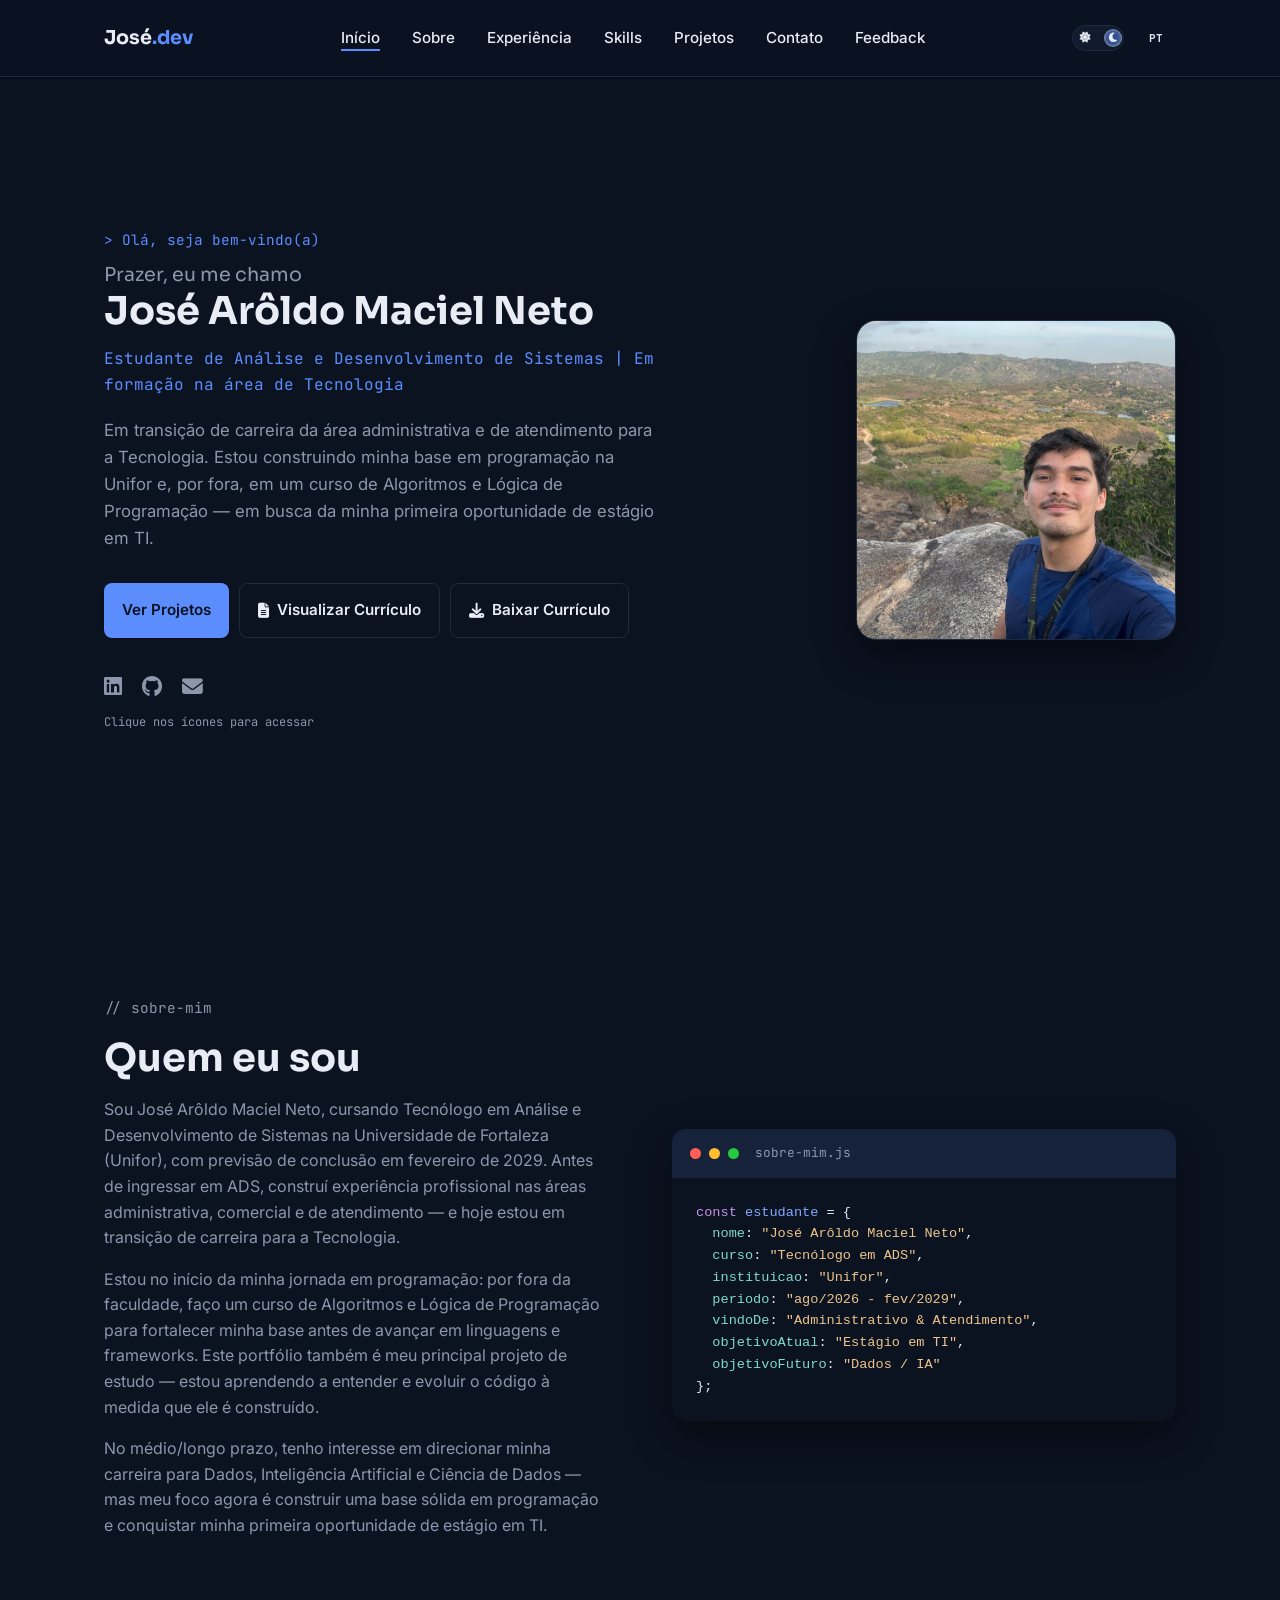
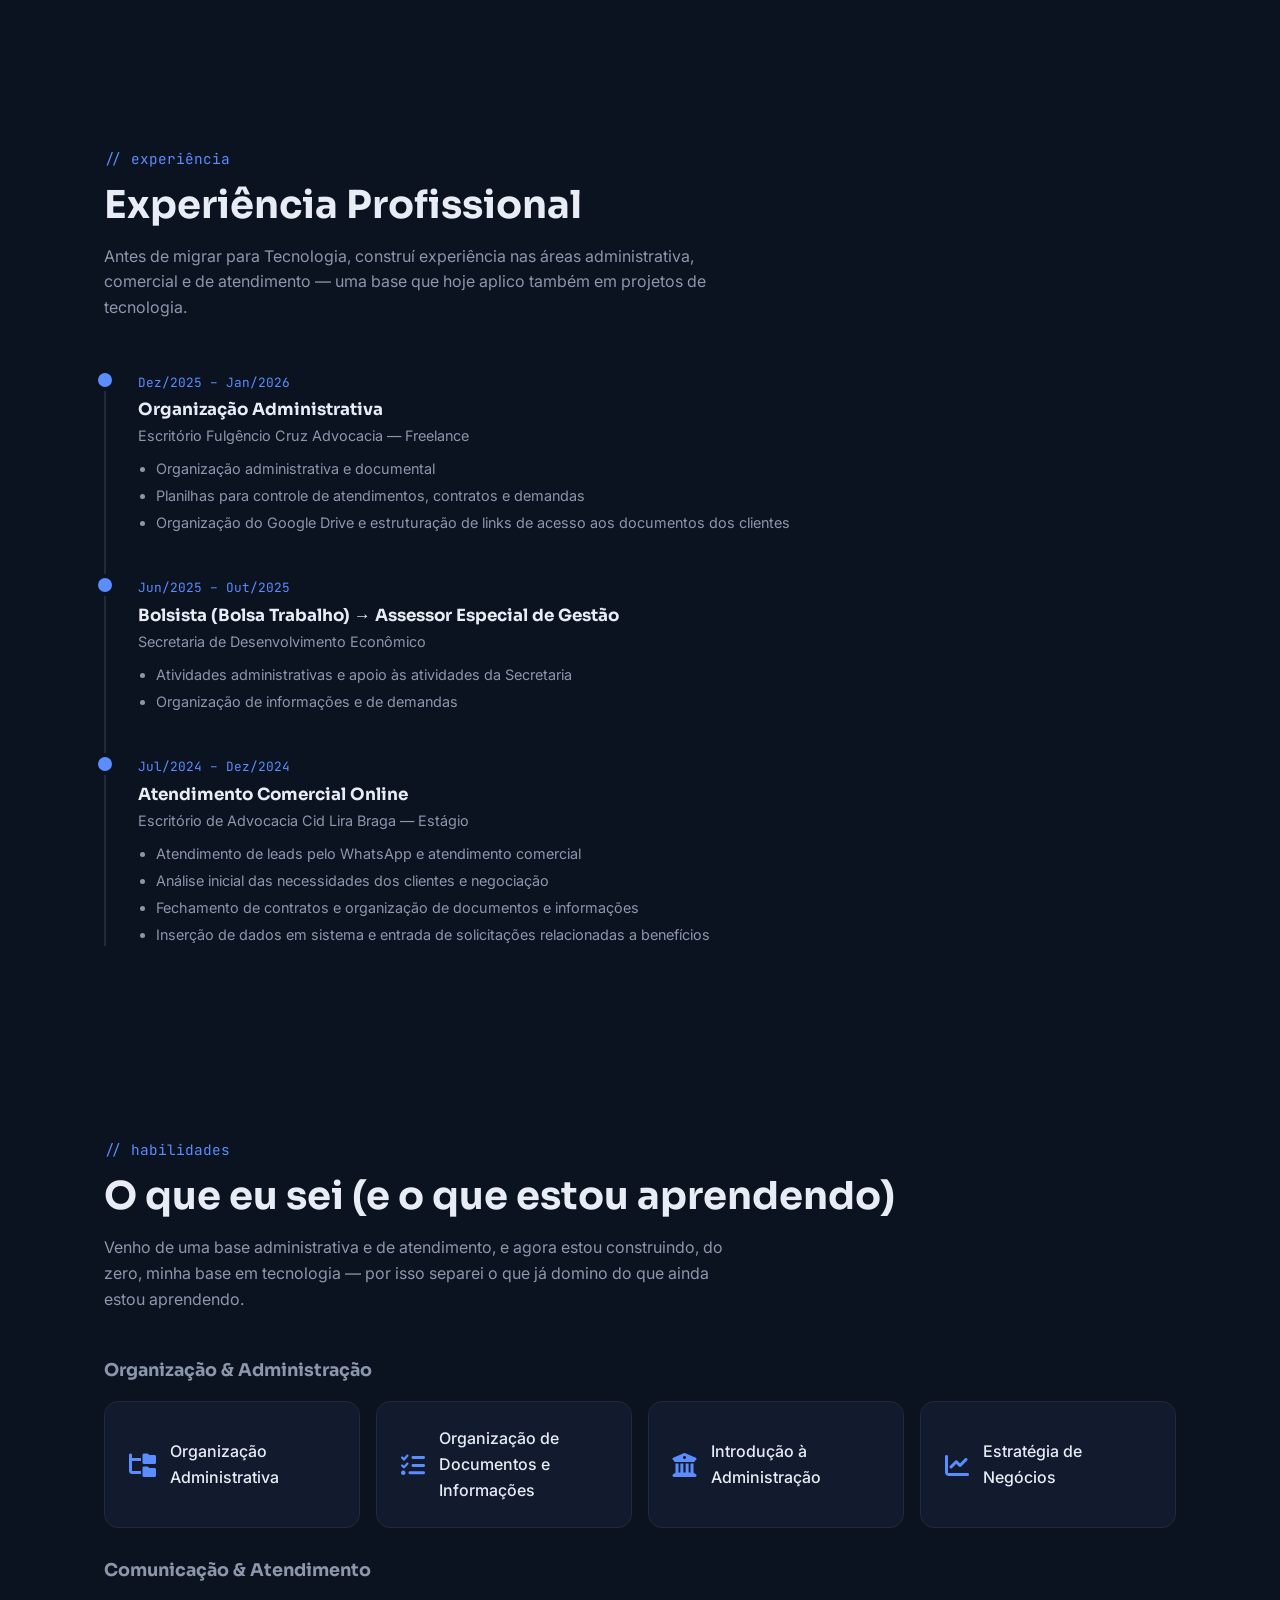
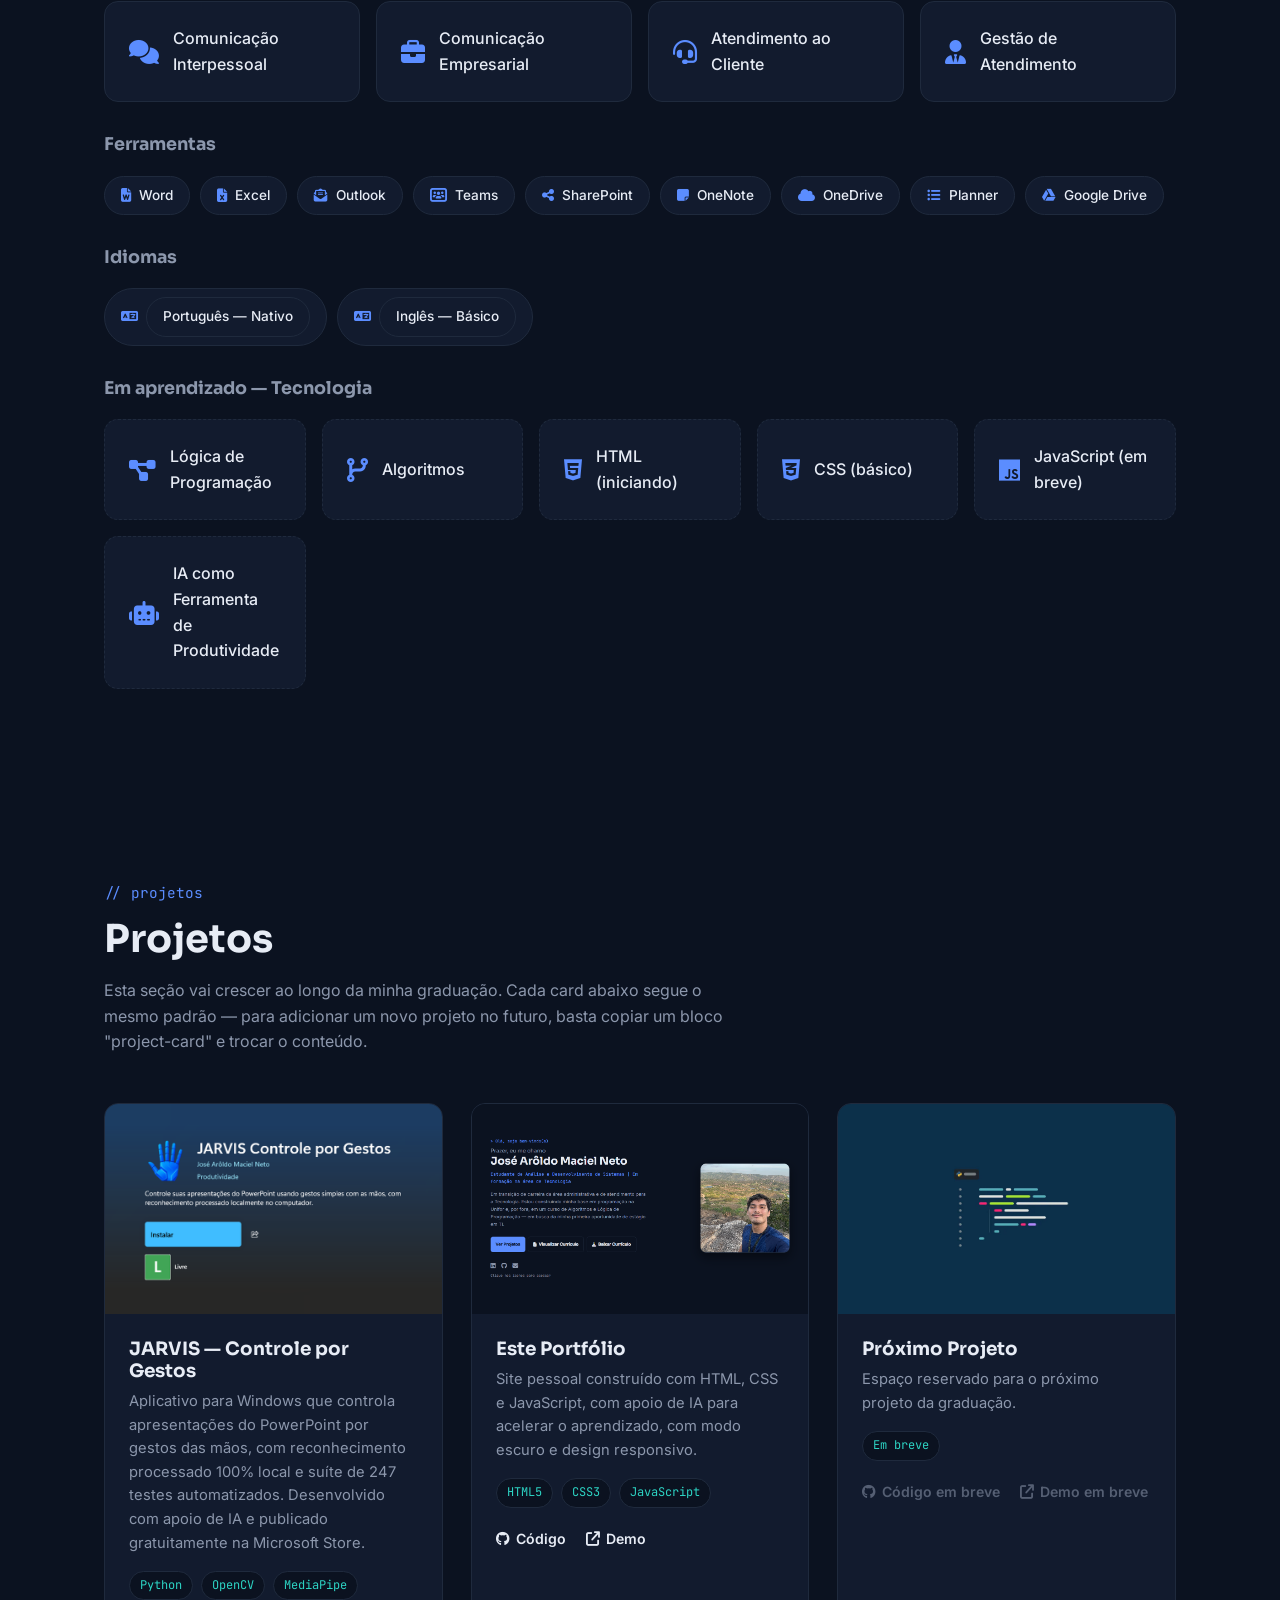
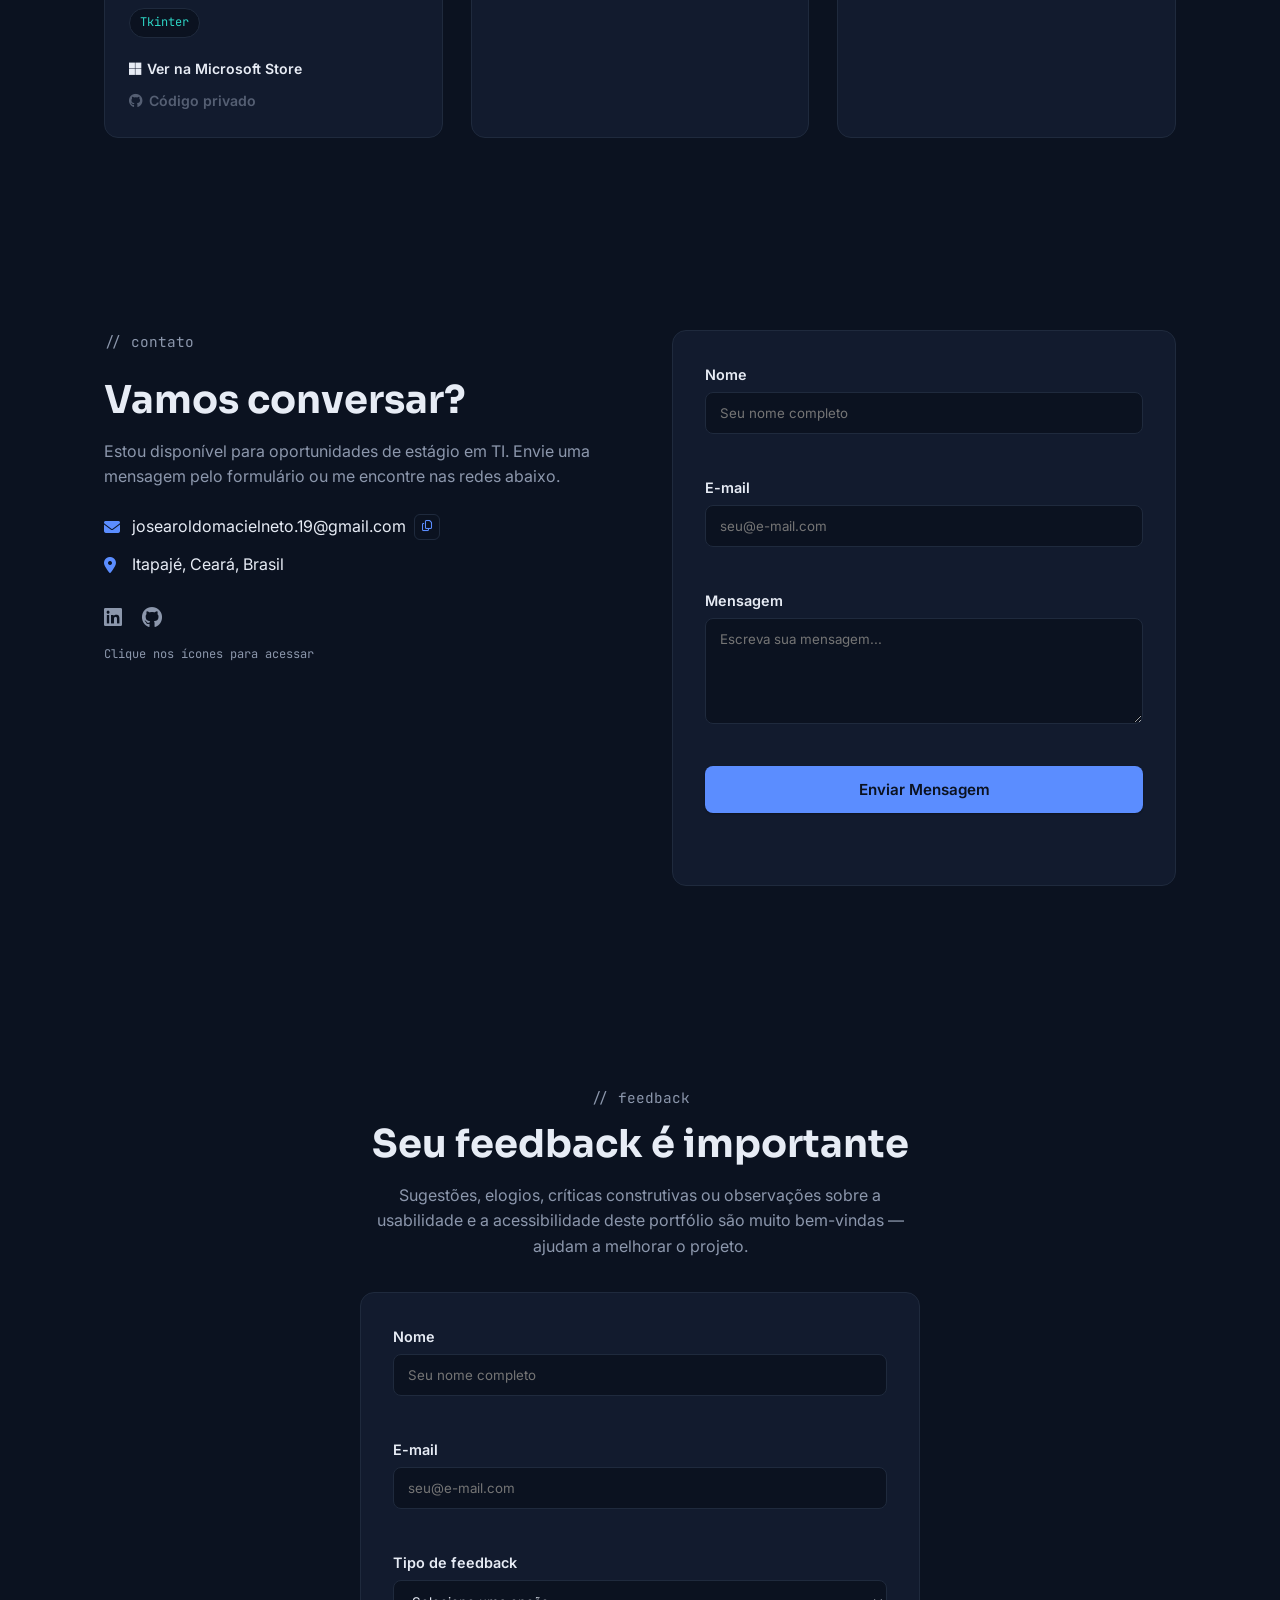
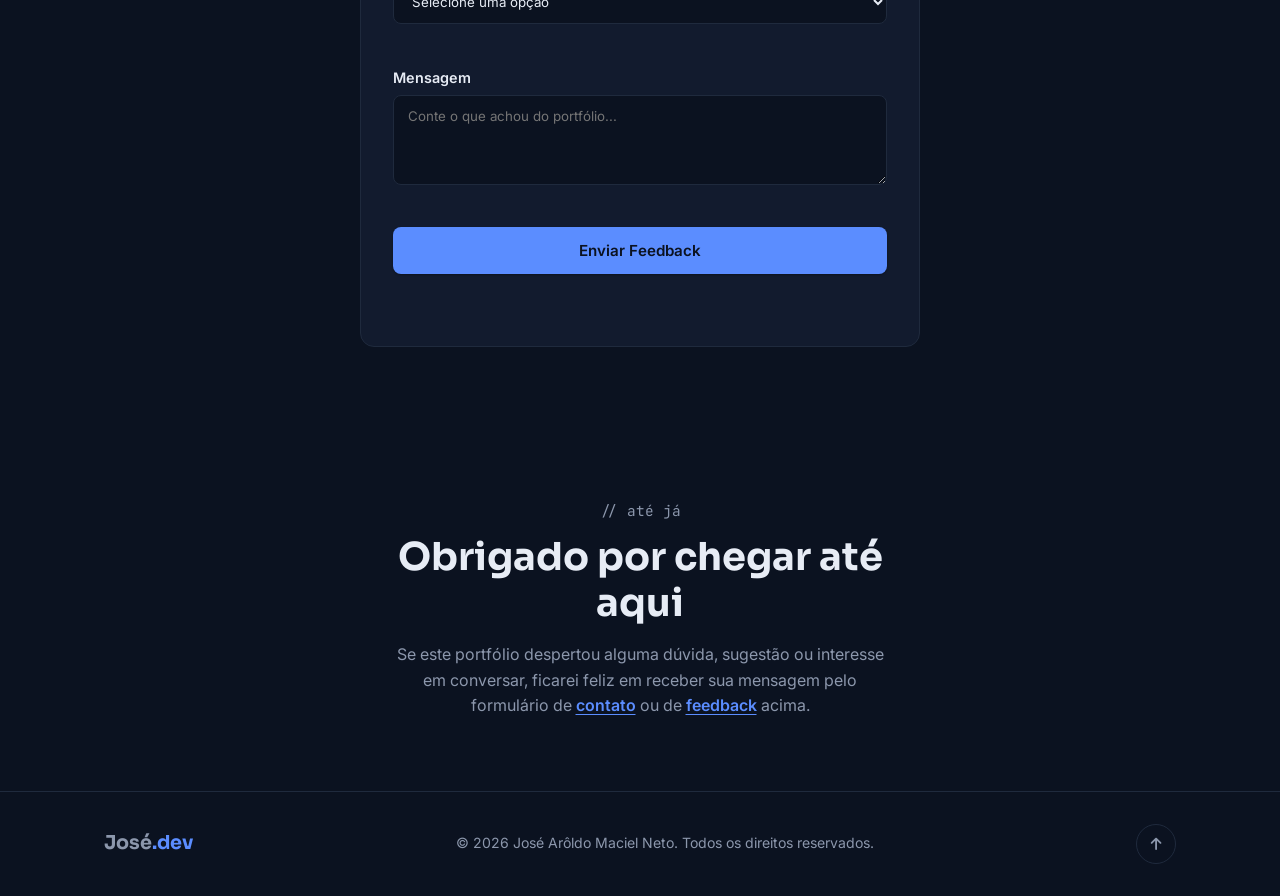
<file: index.html>
<!DOCTYPE html>
<!--
  ============================================================
  index.html — PÁGINA EM PORTUGUÊS DO PORTFÓLIO
  ============================================================
  Este é o HTML da versão em português do site (a URL "/", a raiz).
  A versão em inglês é o arquivo en/index.html — mesma estrutura,
  textos diferentes (ver explicação sobre js/i18n.js mais abaixo).

  ------------------------------------------------------------
  MAPA GERAL DO PROJETO
  ------------------------------------------------------------
  index.html          → ESTE arquivo (conteúdo em português)
  en/index.html        → versão em inglês (mesma estrutura de HTML)
  css/style.css        → cores, tipografia e layout "base" (desktop)
  css/responsive.css   → ajustes de layout para tablet/celular
  js/script.js          → toda a interatividade (menu, formulários,
                           tema, animações etc.)
  js/i18n.js           → dicionário de textos e lógica do botão PT/EN
  assets/img/          → imagens, ícones e favicons
  assets/docs/         → o PDF do currículo
  manifest.webmanifest → metadados básicos para "adicionar à tela
                           inicial" no celular
  robots.txt / sitemap.xml → arquivos de SEO técnico (fora da pasta
                           deste HTML, ficam na raiz do site)

  ------------------------------------------------------------
  CONCEITOS BÁSICOS DE HTML USADOS NESTE ARQUIVO
  ------------------------------------------------------------
  <!DOCTYPE html>  → a primeiríssima linha de qualquer página HTML
  moderna; avisa o navegador para usar as regras "modernas" de
  interpretação do HTML5 (sem isso, navegadores antigos podem
  renderizar a página de forma inconsistente).

  <html lang="pt-BR">  → o atributo `lang` diz aos leitores de tela e
  aos mecanismos de busca em que idioma o CONTEÚDO da página está
  escrito (diferente do idioma da interface do navegador). Repare
  que este mesmo atributo é o que muda a versão em inglês para
  `lang="en"` — é uma das poucas coisas que DIFERE de fato entre os
  dois arquivos HTML.

  <head> vs <body>  → tudo dentro de `<head>` é METADADO: informação
  SOBRE a página (título, descrição, links para CSS/fontes, scripts
  de terceiros) que não aparece diretamente na tela. Tudo dentro de
  `<body>`, mais abaixo neste arquivo, é o CONTEÚDO visível de
  verdade (o que a pessoa vê e interage).

  <meta>  → tag que declara um metadado (não tem conteúdo/texto
  próprio, só atributos). Ex.: `<meta charset="UTF-8">` diz ao
  navegador qual codificação de caracteres usar (para acentos e
  "ç" aparecerem certos); `<meta name="description" ...>` é o texto
  que aparece embaixo do link nos resultados do Google.

  <link>  → conecta um recurso EXTERNO à página, sem inserir
  conteúdo visível diretamente. `rel="stylesheet"` carrega um CSS;
  `rel="icon"` define o favicon; `rel="canonical"`/`rel="alternate"`
  são sinais de SEO (explicados nos comentários ao lado de cada um,
  logo abaixo).

  <script>  → insere ou carrega JavaScript. Pode ter um `src="..."`
  (carrega um arquivo .js externo, como js/script.js) ou conter
  código diretamente entre as tags (como o do Google Analytics
  logo abaixo).

  id="..." vs class="..."  → um `id` é ÚNICO na página inteira (só
  um elemento pode ter aquele id) — usado quando o JavaScript
  precisa "achar" um elemento específico (`getElementById`) ou
  quando um link interno aponta para ele (`href="#hero"`). Uma
  `class` pode se repetir em vários elementos — usada para aplicar
  o MESMO estilo CSS (ou comportamento JS) a vários elementos
  parecidos (ex.: todos os `.nav-link`, todos os `.btn`).

  data-*  → atributos "personalizados", que não têm significado
  padrão em HTML — servem para guardar informação que só o CSS ou o
  JavaScript deste projeto usam (ex.: `data-theme`, `data-i18n`,
  `data-email`). Documentados em detalhe onde aparecem.

  aria-*  → atributos de ACESSIBILIDADE (Accessible Rich Internet
  Applications). Não mudam a aparência visual — são lidos por
  leitores de tela (softwares usados por pessoas com deficiência
  visual) para descrever elementos e seus estados. Ex.: `aria-label`
  dá um nome a um botão que só tem ícone; `aria-expanded` diz se um
  menu está aberto ou fechado; `aria-hidden` esconde algo puramente
  decorativo desses softwares.
  ============================================================
-->
<html lang="pt-BR">
<head>
  <meta charset="UTF-8">
  <meta name="viewport" content="width=device-width, initial-scale=1.0">
  <title id="page-title">José Arôldo Maciel Neto | Portfólio</title>
  <meta name="description" id="meta-description" content="Portfólio de José Arôldo Maciel Neto, estudante de Análise e Desenvolvimento de Sistemas na Unifor, em transição de carreira para Tecnologia.">

  <!-- SEO técnico: autoriza mecanismos de busca a indexar e seguir os
       links da página, e define a URL "oficial" do site (canonical) —
       importante quando o mesmo conteúdo pode ser acessado por mais
       de um endereço (ex.: domínio antigo redirecionando para o novo).
       Não depende do idioma selecionado — é a mesma URL/página nos dois. -->
  <meta name="robots" content="index, follow">
  <link rel="canonical" href="https://josearoldodev.vercel.app/">

  <!-- hreflang: informa aos mecanismos de busca que existe uma versão
       em inglês desta página, com URL própria (/en/) — assim o Google
       pode indexar e mostrar cada idioma para o público certo, em vez
       de só uma versão (PT) ser "vista" nos resultados de busca. -->
  <link rel="alternate" hreflang="pt-BR" href="https://josearoldodev.vercel.app/">
  <link rel="alternate" hreflang="en" href="https://josearoldodev.vercel.app/en/">
  <link rel="alternate" hreflang="x-default" href="https://josearoldodev.vercel.app/">

  <!-- Open Graph: controla como o link aparece quando compartilhado no
       WhatsApp, LinkedIn, Facebook etc. Título/descrição/locale mudam
       de idioma via JS (js/i18n.js); URL e imagem continuam as mesmas. -->
  <meta property="og:type" content="website">
  <meta property="og:title" id="og-title" content="José Arôldo Maciel Neto | Portfólio">
  <meta property="og:description" id="og-description" content="Portfólio de José Arôldo Maciel Neto, estudante de Análise e Desenvolvimento de Sistemas na Unifor, em transição de carreira para Tecnologia.">
  <meta property="og:url" content="https://josearoldodev.vercel.app/">
  <meta property="og:image" content="https://josearoldodev.vercel.app/assets/img/og-image.png">
  <meta property="og:locale" id="og-locale" content="pt_BR">

  <!-- Twitter/X Card: mesmo princípio do Open Graph, mas para o X (Twitter) -->
  <meta name="twitter:card" content="summary_large_image">
  <meta name="twitter:title" id="twitter-title" content="José Arôldo Maciel Neto | Portfólio">
  <meta name="twitter:description" id="twitter-description" content="Portfólio de José Arôldo Maciel Neto, estudante de Análise e Desenvolvimento de Sistemas na Unifor, em transição de carreira para Tecnologia.">
  <meta name="twitter:image" content="https://josearoldodev.vercel.app/assets/img/og-image.png">

  <!-- Favicon: ícone que aparece na aba do navegador, substituindo o
       "planeta" padrão. Vários tamanhos para diferentes dispositivos. -->
  <link rel="icon" type="image/png" sizes="32x32" href="assets/img/favicon-32.png">
  <link rel="icon" type="image/png" sizes="16x16" href="assets/img/favicon-16.png">
  <link rel="apple-touch-icon" sizes="180x180" href="assets/img/apple-touch-icon.png">

  <!-- theme-color: colore a barra do navegador/status no mobile com a
       mesma cor de fundo já usada no tema escuro (padrão do site).
       manifest: metadados básicos para o navegador (ex.: ao "adicionar
       à tela inicial"), sem service worker e sem modo de app completo. -->
  <meta name="theme-color" content="#0B1220">
  <link rel="manifest" href="manifest.webmanifest">

  <!-- Ícones (via CDN, sem instalação) -->
  <link rel="stylesheet" href="https://cdnjs.cloudflare.com/ajax/libs/font-awesome/6.5.1/css/all.min.css">

  <!-- Fontes do Google Fonts -->
  <link rel="preconnect" href="https://fonts.googleapis.com">
  <link rel="preconnect" href="https://fonts.gstatic.com" crossorigin>
  <link href="https://fonts.googleapis.com/css2?family=Sora:wght@400;600;700&family=Inter:wght@400;500&family=JetBrains+Mono:wght@400;500&display=swap" rel="stylesheet">

  <!-- Nossos arquivos CSS -->
  <link rel="stylesheet" href="css/style.css">
  <link rel="stylesheet" href="css/responsive.css">

  <!-- Google tag (gtag.js) — Google Analytics 4
       Mede visitantes, visualizações de página e origem dos acessos.
       O Measurement ID (G-...) é público por definição — não é uma
       informação secreta, é o identificador da propriedade do GA4. -->
  <script async src="https://www.googletagmanager.com/gtag/js?id=G-1H4T45TEC2"></script>
  <script>
    window.dataLayer = window.dataLayer || [];
    function gtag(){dataLayer.push(arguments);}
    gtag('js', new Date());
    gtag('config', 'G-1H4T45TEC2');
  </script>

  <!-- Microsoft Clarity: mapas de calor e gravações de sessão,
       complementando o Google Analytics com dados de comportamento
       visual dos visitantes. Código oficial fornecido pela Microsoft,
       inserido sem modificações. -->
  <script type="text/javascript">
      (function(c,l,a,r,i,t,y){
          c[a]=c[a]||function(){(c[a].q=c[a].q||[]).push(arguments)};
          t=l.createElement(r);t.async=1;t.src="https://www.clarity.ms/tag/"+i;
          y=l.getElementsByTagName(r)[0];y.parentNode.insertBefore(t,y);
      })(window, document, "clarity", "script", "y93l747wbi");
  </script>
  <!-- Dados estruturados (JSON-LD / Schema.org): ajuda mecanismos de
       busca a entender quem sou e o que é este site. Não altera nada
       visualmente — é só metadado, lido apenas por máquinas.
       Só usa informações que já existem no restante do projeto. -->
  <script type="application/ld+json">
{
  "@context": "https://schema.org",
  "@graph": [
    {
      "@type": "Person",
      "name": "José Arôldo Maciel Neto",
      "url": "https://josearoldodev.vercel.app/",
      "jobTitle": "Estudante de Análise e Desenvolvimento de Sistemas",
      "description": "Estudante de Análise e Desenvolvimento de Sistemas na Unifor, em transição de carreira para Tecnologia.",
      "alumniOf": {
        "@type": "CollegeOrUniversity",
        "name": "Universidade de Fortaleza (Unifor)"
      },
      "sameAs": [
        "https://www.linkedin.com/in/joséarôldomacielneto",
        "https://github.com/JoseAroldoMacielNeto",
        "https://apps.microsoft.com/detail/9P8GFNDQ6RTB"
      ]
    },
    {
      "@type": "WebSite",
      "name": "José Arôldo Maciel Neto | Portfólio",
      "url": "https://josearoldodev.vercel.app/",
      "inLanguage": "pt-BR"
    },
    {
      "@type": "SoftwareApplication",
      "name": "JARVIS Controle por Gestos",
      "url": "https://apps.microsoft.com/detail/9P8GFNDQ6RTB",
      "applicationCategory": "UtilitiesApplication",
      "operatingSystem": "Windows",
      "description": "Aplicativo para Windows que controla apresentações do PowerPoint por gestos das mãos captados pela webcam, com reconhecimento processado localmente no computador.",
      "inLanguage": "pt-BR",
      "author": {
        "@type": "Person",
        "name": "José Arôldo Maciel Neto"
      },
      "offers": {
        "@type": "Offer",
        "price": "0",
        "priceCurrency": "BRL"
      }
    }
  ]
}
  </script>
</head>
<body data-theme="dark" data-lang="pt">

  <!-- "Skip link": fica invisível até o usuário pressionar Tab.
       Permite que quem navega só pelo teclado (ou usa leitor de tela)
       pule o menu e vá direto para o conteúdo principal, sem precisar
       passar por todos os links do cabeçalho toda vez. -->
  <a href="#conteudo-principal" class="skip-link" data-i18n="skip_link">Pular para o conteúdo principal</a>

  <!-- ===================== HEADER / NAVEGAÇÃO ===================== -->
  <header class="header" id="header">
    <nav class="navbar">
      <a href="#hero" class="logo">José<span>.dev</span></a>

      <ul class="nav-links" id="nav-links">
        <li><a href="#hero" class="nav-link" data-i18n="nav_inicio">Início</a></li>
        <li><a href="#sobre" class="nav-link" data-i18n="nav_sobre">Sobre</a></li>
        <li><a href="#experiencia" class="nav-link" data-i18n="nav_experiencia">Experiência</a></li>
        <li><a href="#skills" class="nav-link" data-i18n="nav_skills">Skills</a></li>
        <li><a href="#projetos" class="nav-link" data-i18n="nav_projetos">Projetos</a></li>
        <li><a href="#contato" class="nav-link" data-i18n="nav_contato">Contato</a></li>
        <li><a href="#feedback" class="nav-link" data-i18n="nav_feedback">Feedback</a></li>
      </ul>

      <div class="nav-actions">
        <button id="theme-toggle" class="theme-switch" type="button" role="switch" aria-checked="true" data-i18n-aria-label="theme_switch_label" aria-label="Alternar entre tema claro e escuro">
          <i aria-hidden="true" class="fa-solid fa-sun theme-switch-icon"></i>
          <span class="theme-switch-thumb" aria-hidden="true"></span>
          <i aria-hidden="true" class="fa-solid fa-moon theme-switch-icon"></i>
        </button>

        <!-- Controle de idioma: mesma linguagem visual da chave de tema
             (pílula compacta com uma bolinha que desliza), mas com os
             textos "PT"/"EN" no lugar dos ícones de sol/lua. -->
        <!-- Controle de idioma: botão circular único, mesmo padrão visual
             que o botão de tema já teve antes de virar chave — mostra o
             idioma ativo (PT ou EN) centralizado, e alterna ao clicar. -->
        <button id="lang-toggle" class="icon-btn lang-toggle-btn" type="button" aria-pressed="false" data-i18n-aria-label="lang_switch_label" aria-label="Alternar idioma do site">
          <span id="lang-toggle-label" aria-hidden="true">PT</span>
        </button>

        <!-- Um único botão cuida de abrir E fechar o menu — ao clicar,
             o ícone e o rótulo mudam de estado (☰ Menu → ✕), mas o
             botão em si nunca muda de tamanho ou posição, então a
             fileira de controles (Tema/PT-EN/Menu) nunca se move. -->
        <button id="menu-toggle" type="button" class="icon-btn menu-btn" data-i18n-aria-label="menu_open_label" aria-label="Abrir menu de navegação" aria-expanded="false" aria-controls="nav-links">
          <i aria-hidden="true" class="fa-solid fa-bars"></i>
          <span class="menu-btn-label" aria-hidden="true" data-i18n="menu_label">Menu</span>
        </button>
      </div>
    </nav>
  </header>

  <!-- <main> identifica, para leitores de tela e para o skip link,
       onde começa o conteúdo principal da página (diferente do
       cabeçalho e do rodapé, que se repetem em todo lugar).
       tabindex="-1" permite que o skip link mova o foco para cá. -->
  <main id="conteudo-principal" tabindex="-1">

  <!-- ===================== HERO ===================== -->
  <section class="hero" id="hero">
    <div class="hero-content reveal">
      <p class="section-eyebrow" data-i18n="hero_eyebrow">&gt; Olá, seja bem-vindo(a)</p>

      <h1 class="hero-title">
        <span class="hero-greeting" data-i18n="hero_greeting">Prazer, eu me chamo</span>
        <span class="hero-name">José Arôldo Maciel Neto</span>
      </h1>

      <p class="hero-subtitle" data-i18n="hero_subtitle">
        Estudante de Análise e Desenvolvimento de Sistemas | Em formação na área de Tecnologia
      </p>

      <p class="hero-description" data-i18n="hero_description">
        Em transição de carreira da área administrativa e de atendimento para a Tecnologia.
        Estou construindo minha base em programação na Unifor e, por fora, em um curso de
        Algoritmos e Lógica de Programação — em busca da minha primeira oportunidade de estágio em TI.
      </p>

      <div class="hero-buttons">
        <a href="#projetos" class="btn btn-primary" data-i18n="hero_btn_projetos">Ver Projetos</a>

        <!-- Abre o mesmo PDF em nova aba, para leitura online (sem
             baixar). Mesmo arquivo do botão abaixo, só sem o atributo
             "download" e com target="_blank".
             O nome do arquivo tem espaços e acentos, por isso o link
             usa "percent-encoding" (%20, %C3%A9 etc.) — é a forma
             correta de representar esses caracteres numa URL. O
             navegador exibe/baixa o arquivo com o nome normal mesmo
             assim. O NOME/CAMINHO DO ARQUIVO NÃO MUDA com o idioma. -->
        <a href="assets/docs/Curr%C3%ADculo%20-%20Jos%C3%A9%20Ar%C3%B4ldo%20Maciel%20Neto.pdf" class="btn btn-secondary" target="_blank" rel="noopener">
          <i aria-hidden="true" class="fa-solid fa-file-lines"></i> <span data-i18n="hero_btn_visualizar_curriculo">Visualizar Currículo</span>
        </a>

        <!-- O arquivo do currículo deve se chamar exatamente
             "Currículo - José Arôldo Maciel Neto.pdf" e ficar dentro
             da pasta assets/docs/. O atributo download="..." define o
             nome sugerido ao salvar, e pode ser escrito normalmente
             (sem percent-encoding), diferente do href acima. -->
        <a href="assets/docs/Curr%C3%ADculo%20-%20Jos%C3%A9%20Ar%C3%B4ldo%20Maciel%20Neto.pdf" class="btn btn-secondary" download="Currículo - José Arôldo Maciel Neto.pdf">
          <i aria-hidden="true" class="fa-solid fa-download"></i> <span data-i18n="hero_btn_baixar_curriculo">Baixar Currículo</span>
        </a>
      </div>

      <div class="hero-socials">
        <a href="https://www.linkedin.com/in/joséarôldomacielneto" target="_blank" rel="noopener" data-i18n-aria-label="linkedin_label" aria-label="LinkedIn"><i aria-hidden="true" class="fa-brands fa-linkedin"></i></a>
        <a href="https://github.com/JoseAroldoMacielNeto" target="_blank" rel="noopener" data-i18n-aria-label="github_label" aria-label="GitHub"><i aria-hidden="true" class="fa-brands fa-github"></i></a>
        <a href="mailto:josearoldomacielneto.19@gmail.com" data-i18n-aria-label="email_label" aria-label="E-mail"><i aria-hidden="true" class="fa-solid fa-envelope"></i></a>
      </div>
      <p class="icons-hint" aria-hidden="true" data-i18n="hero_socials_hint">Clique nos ícones para acessar</p>
    </div>

    <!-- Coloque aqui a sua foto de perfil: o arquivo deve se chamar
         exatamente "foto-perfil.jpg" e ficar dentro da pasta assets/img/ -->
    <div class="hero-image reveal">
      <img src="assets/img/foto-perfil.jpg" alt="Foto de perfil de José Arôldo Maciel Neto" data-i18n-alt="foto_alt" width="600" height="600">
    </div>
  </section>

  <!-- ===================== SOBRE MIM ===================== -->
  <section class="section sobre" id="sobre">
    <div class="container sobre-grid">

      <div class="sobre-texto reveal">
        <p class="section-eyebrow" data-i18n="sobre_eyebrow">// sobre-mim</p>
        <h2 class="section-title" data-i18n="sobre_title">Quem eu sou</h2>
        <p data-i18n="sobre_p1">
          Sou José Arôldo Maciel Neto, cursando Tecnólogo em Análise e Desenvolvimento de Sistemas
          na Universidade de Fortaleza (Unifor), com previsão de conclusão em fevereiro de 2029.
          Antes de ingressar em ADS, construí experiência profissional nas áreas administrativa,
          comercial e de atendimento — e hoje estou em transição de carreira para a Tecnologia.
        </p>
        <p data-i18n="sobre_p2">
          Estou no início da minha jornada em programação: por fora da faculdade, faço um curso de
          Algoritmos e Lógica de Programação para fortalecer minha base antes de avançar em linguagens
          e frameworks. Este portfólio também é meu principal projeto de estudo — estou aprendendo a
          entender e evoluir o código à medida que ele é construído.
        </p>
        <p data-i18n="sobre_p3">
          No médio/longo prazo, tenho interesse em direcionar minha carreira para Dados, Inteligência
          Artificial e Ciência de Dados — mas meu foco agora é construir uma base sólida em programação
          e conquistar minha primeira oportunidade de estágio em TI.
        </p>
      </div>

      <!-- "Cartão de código": elemento visual de assinatura do site,
           simulando um editor de código para reforçar a identidade de dev.
           Em inglês, os "nomes de variáveis" também são traduzidos
           (nome→name, curso→degree etc.), como um dev nativo escreveria. -->
      <div class="code-card reveal">
        <div class="code-card-header">
          <span class="dot dot-red"></span>
          <span class="dot dot-yellow"></span>
          <span class="dot dot-green"></span>
          <span class="code-card-title">sobre-mim.js</span>
        </div>
        <pre class="code-card-body"><code data-i18n="code_card_body"><span class="tk-key">const</span> <span class="tk-var">estudante</span> = {
  <span class="tk-prop">nome</span>: <span class="tk-str">"José Arôldo Maciel Neto"</span>,
  <span class="tk-prop">curso</span>: <span class="tk-str">"Tecnólogo em ADS"</span>,
  <span class="tk-prop">instituicao</span>: <span class="tk-str">"Unifor"</span>,
  <span class="tk-prop">periodo</span>: <span class="tk-str">"ago/2026 - fev/2029"</span>,
  <span class="tk-prop">vindoDe</span>: <span class="tk-str">"Administrativo &amp; Atendimento"</span>,
  <span class="tk-prop">objetivoAtual</span>: <span class="tk-str">"Estágio em TI"</span>,
  <span class="tk-prop">objetivoFuturo</span>: <span class="tk-str">"Dados / IA"</span>
};</code></pre>
      </div>

    </div>
  </section>

  <!-- ===================== EXPERIÊNCIA PROFISSIONAL ===================== -->
  <section class="section experiencia" id="experiencia">
    <div class="container">
      <p class="section-eyebrow" data-i18n="exp_eyebrow">// experiência</p>
      <h2 class="section-title" data-i18n="exp_title">Experiência Profissional</h2>
      <p class="section-subtitle" data-i18n="exp_subtitle">
        Antes de migrar para Tecnologia, construí experiência nas áreas administrativa, comercial e de atendimento —
        uma base que hoje aplico também em projetos de tecnologia.
      </p>

      <!-- Linha do tempo: cada "timeline-item" representa uma experiência profissional -->
      <div class="timeline">

        <div class="timeline-item reveal">
          <span class="timeline-marker"></span>
          <div class="timeline-content">
            <span class="timeline-period" data-i18n="exp1_period">Dez/2025 – Jan/2026</span>
            <h3 data-i18n="exp1_title">Organização Administrativa</h3>
            <p class="timeline-empresa" data-i18n="exp1_empresa">Escritório Fulgêncio Cruz Advocacia — Freelance</p>
            <ul>
              <li data-i18n="exp1_li1">Organização administrativa e documental</li>
              <li data-i18n="exp1_li2">Planilhas para controle de atendimentos, contratos e demandas</li>
              <li data-i18n="exp1_li3">Organização do Google Drive e estruturação de links de acesso aos documentos dos clientes</li>
            </ul>
          </div>
        </div>

        <div class="timeline-item reveal">
          <span class="timeline-marker"></span>
          <div class="timeline-content">
            <span class="timeline-period" data-i18n="exp2_period">Jun/2025 – Out/2025</span>
            <h3 data-i18n="exp2_title">Bolsista (Bolsa Trabalho) &rarr; Assessor Especial de Gestão</h3>
            <p class="timeline-empresa" data-i18n="exp2_empresa">Secretaria de Desenvolvimento Econômico</p>
            <ul>
              <li data-i18n="exp2_li1">Atividades administrativas e apoio às atividades da Secretaria</li>
              <li data-i18n="exp2_li2">Organização de informações e de demandas</li>
            </ul>
          </div>
        </div>

        <div class="timeline-item reveal">
          <span class="timeline-marker"></span>
          <div class="timeline-content">
            <span class="timeline-period" data-i18n="exp3_period">Jul/2024 – Dez/2024</span>
            <h3 data-i18n="exp3_title">Atendimento Comercial Online</h3>
            <p class="timeline-empresa" data-i18n="exp3_empresa">Escritório de Advocacia Cid Lira Braga — Estágio</p>
            <ul>
              <li data-i18n="exp3_li1">Atendimento de leads pelo WhatsApp e atendimento comercial</li>
              <li data-i18n="exp3_li2">Análise inicial das necessidades dos clientes e negociação</li>
              <li data-i18n="exp3_li3">Fechamento de contratos e organização de documentos e informações</li>
              <li data-i18n="exp3_li4">Inserção de dados em sistema e entrada de solicitações relacionadas a benefícios</li>
            </ul>
          </div>
        </div>

      </div>
    </div>
  </section>

  <!-- ===================== SKILLS ===================== -->
  <section class="section skills" id="skills">
    <div class="container">
      <p class="section-eyebrow" data-i18n="skills_eyebrow">// habilidades</p>
      <h2 class="section-title" data-i18n="skills_title">O que eu sei (e o que estou aprendendo)</h2>
      <p class="section-subtitle" data-i18n="skills_subtitle">
        Venho de uma base administrativa e de atendimento, e agora estou construindo, do zero,
        minha base em tecnologia — por isso separei o que já domino do que ainda estou aprendendo.
      </p>

      <h3 class="skills-subtitle" data-i18n="skills_g1_title">Organização &amp; Administração</h3>
      <div class="skills-grid">
        <div class="skill-card reveal"><i aria-hidden="true" class="fa-solid fa-folder-tree"></i><span data-i18n="skills_g1_i1">Organização Administrativa</span></div>
        <div class="skill-card reveal"><i aria-hidden="true" class="fa-solid fa-list-check"></i><span data-i18n="skills_g1_i2">Organização de Documentos e Informações</span></div>
        <div class="skill-card reveal"><i aria-hidden="true" class="fa-solid fa-building-columns"></i><span data-i18n="skills_g1_i3">Introdução à Administração</span></div>
        <div class="skill-card reveal"><i aria-hidden="true" class="fa-solid fa-chart-line"></i><span data-i18n="skills_g1_i4">Estratégia de Negócios</span></div>
      </div>

      <h3 class="skills-subtitle" data-i18n="skills_g2_title">Comunicação &amp; Atendimento</h3>
      <div class="skills-grid">
        <div class="skill-card reveal"><i aria-hidden="true" class="fa-solid fa-comments"></i><span data-i18n="skills_g2_i1">Comunicação Interpessoal</span></div>
        <div class="skill-card reveal"><i aria-hidden="true" class="fa-solid fa-briefcase"></i><span data-i18n="skills_g2_i2">Comunicação Empresarial</span></div>
        <div class="skill-card reveal"><i aria-hidden="true" class="fa-solid fa-headset"></i><span data-i18n="skills_g2_i3">Atendimento ao Cliente</span></div>
        <div class="skill-card reveal"><i aria-hidden="true" class="fa-solid fa-user-tie"></i><span data-i18n="skills_g2_i4">Gestão de Atendimento</span></div>
      </div>

      <h3 class="skills-subtitle" data-i18n="skills_g3_title">Ferramentas</h3>
      <!-- Lista de "pills" (chips): mais compacta que os cards, ideal para muitos itens curtos.
           Nomes de ferramentas (Word, Excel, GitHub etc.) são nomes próprios e não mudam de idioma. -->
      <div class="pill-list reveal">
        <span><i aria-hidden="true" class="fa-solid fa-file-word"></i> Word</span>
        <span><i aria-hidden="true" class="fa-solid fa-file-excel"></i> Excel</span>
        <span><i aria-hidden="true" class="fa-solid fa-envelope-open-text"></i> Outlook</span>
        <span><i aria-hidden="true" class="fa-solid fa-users-rectangle"></i> Teams</span>
        <span><i aria-hidden="true" class="fa-solid fa-share-nodes"></i> SharePoint</span>
        <span><i aria-hidden="true" class="fa-solid fa-note-sticky"></i> OneNote</span>
        <span><i aria-hidden="true" class="fa-solid fa-cloud"></i> OneDrive</span>
        <span><i aria-hidden="true" class="fa-solid fa-list-ul"></i> Planner</span>
        <span><i aria-hidden="true" class="fa-brands fa-google-drive"></i> Google Drive</span>
      </div>

      <h3 class="skills-subtitle" data-i18n="skills_g4_title">Idiomas</h3>
      <div class="pill-list reveal">
        <span><i aria-hidden="true" class="fa-solid fa-language"></i> <span data-i18n="skills_g4_i1">Português — Nativo</span></span>
        <span><i aria-hidden="true" class="fa-solid fa-language"></i> <span data-i18n="skills_g4_i2">Inglês — Básico</span></span>
      </div>

      <h3 class="skills-subtitle" data-i18n="skills_g5_title">Em aprendizado — Tecnologia</h3>
      <div class="skills-grid">
        <div class="skill-card skill-learning reveal"><i aria-hidden="true" class="fa-solid fa-diagram-project"></i><span data-i18n="skills_g5_i1">Lógica de Programação</span></div>
        <div class="skill-card skill-learning reveal"><i aria-hidden="true" class="fa-solid fa-code-branch"></i><span data-i18n="skills_g5_i2">Algoritmos</span></div>
        <div class="skill-card skill-learning reveal"><i aria-hidden="true" class="fa-brands fa-html5"></i><span data-i18n="skills_g5_i3">HTML (iniciando)</span></div>
        <div class="skill-card skill-learning reveal"><i aria-hidden="true" class="fa-brands fa-css3-alt"></i><span data-i18n="skills_g5_i4">CSS (básico)</span></div>
        <div class="skill-card skill-learning reveal"><i aria-hidden="true" class="fa-brands fa-js"></i><span data-i18n="skills_g5_i5">JavaScript (em breve)</span></div>
        <div class="skill-card skill-learning reveal"><i aria-hidden="true" class="fa-solid fa-robot"></i><span data-i18n="skills_g5_i6">IA como Ferramenta de Produtividade</span></div>
      </div>
    </div>
  </section>

  <!-- ===================== PROJETOS ===================== -->
  <!-- TODO: substituir os cards abaixo pelos projetos reais assim que você me enviar as informações -->
  <section class="section projetos" id="projetos">
    <div class="container">
      <p class="section-eyebrow" data-i18n="projetos_eyebrow">// projetos</p>
      <h2 class="section-title" data-i18n="projetos_title">Projetos</h2>
      <p class="section-subtitle" data-i18n="projetos_subtitle">
        Esta seção vai crescer ao longo da minha graduação. Cada card abaixo segue o mesmo padrão —
        para adicionar um novo projeto no futuro, basta copiar um bloco "project-card" e trocar o conteúdo.
      </p>

      <div class="projetos-grid">

        <!-- ============ PROJETO EM DESTAQUE: JARVIS ============
             Card do app publicado na Microsoft Store. O link da Store e o
             CTA principal; o codigo-fonte e privado, por isso aparece como
             ".link-disabled" (mesmo estilo ja usado nos cards placeholder).
             A capa e a propria pagina do app na Microsoft Store. -->
        <article class="project-card reveal">
          <div class="project-image">
            <img src="assets/img/jarvis.png" alt="Página do aplicativo JARVIS Controle por Gestos na Microsoft Store" width="800" height="500" loading="lazy">
          </div>
          <div class="project-content">
            <h3 data-i18n="proj_jarvis_title">JARVIS — Controle por Gestos</h3>
            <p data-i18n="proj_jarvis_desc">Aplicativo para Windows que controla apresentações do PowerPoint por gestos das mãos, com reconhecimento processado 100% local e suíte de 247 testes automatizados. Desenvolvido com apoio de IA e publicado gratuitamente na Microsoft Store.</p>
            <div class="project-tags">
              <span>Python</span>
              <span>OpenCV</span>
              <span>MediaPipe</span>
              <span>Tkinter</span>
            </div>
            <div class="project-links project-links-stacked">
              <a href="https://apps.microsoft.com/detail/9P8GFNDQ6RTB" target="_blank" rel="noopener"><i aria-hidden="true" class="fa-brands fa-microsoft"></i> <span data-i18n="proj_jarvis_link_store">Ver na Microsoft Store</span></a>
              <span class="link-disabled" aria-disabled="true"><i aria-hidden="true" class="fa-brands fa-github"></i> <span data-i18n="proj_jarvis_codigo_privado">Código privado</span></span>
            </div>
          </div>
        </article>
        <!-- ============ FIM DO CARD JARVIS ============ -->

        <!-- ============ INÍCIO DE UM CARD DE PROJETO (modelo reutilizável) ============ -->
        <article class="project-card reveal">
          <div class="project-image">
            <img src="assets/img/portfolio.png" alt="Captura de tela do projeto Este Portfólio" width="800" height="500" loading="lazy">
          </div>
          <div class="project-content">
            <h3 data-i18n="proj1_title">Este Portfólio</h3>
            <p data-i18n="proj1_desc">Site pessoal construído com HTML, CSS e JavaScript, com apoio de IA para acelerar o aprendizado, com modo escuro e design responsivo.</p>
            <div class="project-tags">
              <span>HTML5</span>
              <span>CSS3</span>
              <span>JavaScript</span>
            </div>
            <!-- TODO: substituir "#" pelo link do repositório específico deste portfólio
                 no seu GitHub (https://github.com/JoseAroldoMacielNeto) assim que criá-lo,
                 e pelo link do site publicado ("Demo"), quando estiver no ar -->
            <div class="project-links">
              <a href="https://github.com/JoseAroldoMacielNeto/Portfolio" target="_blank" rel="noopener"><i aria-hidden="true" class="fa-brands fa-github"></i> <span data-i18n="proj_link_codigo">Código</span></a>
              <a href="https://portfolio-weld-gamma-d70fup08v0.vercel.app/" target="_blank" rel="noopener"><i aria-hidden="true" class="fa-solid fa-arrow-up-right-from-square"></i> <span data-i18n="proj_link_demo">Demo</span></a>
            </div>
          </div>
        </article>
        <!-- ============ FIM DO CARD DE PROJETO ============ -->

        <article class="project-card reveal">
          <div class="project-image">
            <img src="assets/img/projeto-placeholder.jpg" alt="" width="800" height="500" loading="lazy">
          </div>
          <div class="project-content">
            <h3 data-i18n="proj_placeholder_title">Próximo Projeto</h3>
            <p data-i18n="proj_placeholder_desc">Espaço reservado para o próximo projeto da graduação.</p>
            <div class="project-tags">
              <span data-i18n="proj_placeholder_tag">Em breve</span>
            </div>
            <div class="project-links project-links-disabled">
              <span class="link-disabled" aria-disabled="true"><i aria-hidden="true" class="fa-brands fa-github"></i> <span data-i18n="proj_placeholder_codigo">Código em breve</span></span>
              <span class="link-disabled" aria-disabled="true"><i aria-hidden="true" class="fa-solid fa-arrow-up-right-from-square"></i> <span data-i18n="proj_placeholder_demo">Demo em breve</span></span>
            </div>
          </div>
        </article>

      </div>
    </div>
  </section>

  <!-- ===================== CONTATO ===================== -->
  <section class="section contato" id="contato">
    <div class="container contato-grid">

      <div class="contato-info reveal">
        <p class="section-eyebrow" data-i18n="contato_eyebrow">// contato</p>
        <h2 class="section-title" data-i18n="contato_title">Vamos conversar?</h2>
        <p data-i18n="contato_desc">
          Estou disponível para oportunidades de estágio em TI. Envie uma mensagem pelo formulário
          ou me encontre nas redes abaixo.
        </p>
        <ul class="contato-lista">
          <li>
            <i aria-hidden="true" class="fa-solid fa-envelope"></i>
            <a href="mailto:josearoldomacielneto.19@gmail.com" class="contato-email-link">josearoldomacielneto.19@gmail.com</a>
            <button type="button" id="copiar-email" class="copiar-email-btn" data-email="josearoldomacielneto.19@gmail.com" data-i18n-aria-label="copy_email_label" aria-label="Copiar endereço de e-mail">
              <i aria-hidden="true" class="fa-regular fa-copy"></i>
            </button>
            <span id="copiar-email-feedback" class="copiar-email-feedback" role="status" aria-live="polite"></span>
          </li>
          <li><i aria-hidden="true" class="fa-solid fa-location-dot"></i> <span data-i18n="contato_location">Itapajé, Ceará, Brasil</span></li>
        </ul>
        <div class="hero-socials">
          <a href="https://www.linkedin.com/in/joséarôldomacielneto" target="_blank" rel="noopener" data-i18n-aria-label="linkedin_label" aria-label="LinkedIn"><i aria-hidden="true" class="fa-brands fa-linkedin"></i></a>
          <a href="https://github.com/JoseAroldoMacielNeto" target="_blank" rel="noopener" data-i18n-aria-label="github_label" aria-label="GitHub"><i aria-hidden="true" class="fa-brands fa-github"></i></a>
        </div>
        <p class="icons-hint" aria-hidden="true" data-i18n="contato_icons_hint">Clique nos ícones para acessar</p>
      </div>

      <!-- action/method servem como reforço: se por algum motivo o JavaScript
           não rodar, o formulário ainda funciona como um envio HTML comum
           direto para o Formspree. O comportamento normal (com a mensagem
           de sucesso/erro na tela) é feito via JavaScript, em script.js -->
      <form class="contato-form reveal" id="contato-form" action="https://formspree.io/f/mqpkzdjw" method="POST" novalidate>
        <!-- Honeypot anti-spam: campo invisível que usuários reais nunca
             veem nem preenchem (bots costumam preencher todos os campos
             automaticamente). O Formspree reconhece nativamente o nome
             "_gotcha" e descarta sozinho qualquer envio com esse campo
             preenchido, sem precisar de nenhuma lógica adicional aqui. -->
        <input type="text" name="_gotcha" style="display:none" tabindex="-1" autocomplete="off" aria-hidden="true">
        <div class="form-group">
          <label for="nome" data-i18n="label_nome">Nome</label>
          <input type="text" id="nome" name="nome" placeholder="Seu nome completo" data-i18n-placeholder="placeholder_nome" required aria-describedby="erro-nome">
          <span class="form-error" id="erro-nome"></span>
        </div>

        <div class="form-group">
          <label for="email" data-i18n="label_email">E-mail</label>
          <input type="email" id="email" name="email" placeholder="seu@e-mail.com" data-i18n-placeholder="placeholder_email" required aria-describedby="erro-email">
          <span class="form-error" id="erro-email"></span>
        </div>

        <div class="form-group">
          <label for="mensagem" data-i18n="label_mensagem">Mensagem</label>
          <textarea id="mensagem" name="mensagem" rows="5" placeholder="Escreva sua mensagem..." data-i18n-placeholder="placeholder_mensagem_contato" required aria-describedby="erro-mensagem"></textarea>
          <span class="form-error" id="erro-mensagem"></span>
        </div>

        <button type="submit" class="btn btn-primary btn-full" id="botao-enviar" data-i18n="btn_enviar_mensagem">Enviar Mensagem</button>
        <p class="form-feedback" id="form-feedback" role="status" aria-live="polite"></p>
      </form>

    </div>
  </section>

  <!-- ===================== FEEDBACK SOBRE O PORTFÓLIO ===================== -->
  <!-- Reaproveita o MESMO endpoint do Formspree usado no formulário de
       contato (https://formspree.io/f/mqpkzdjw). O campo oculto "_subject"
       é um recurso do próprio Formspree para diferenciar o assunto do
       e-mail recebido, então os feedbacks chegam identificados, sem
       precisar de uma segunda conta ou de um novo endpoint. -->
  <section class="section feedback" id="feedback">
    <div class="container">
      <div class="feedback-intro">
        <p class="section-eyebrow" data-i18n="feedback_eyebrow">// feedback</p>
        <h2 class="section-title" data-i18n="feedback_title">Seu feedback é importante</h2>
        <p data-i18n="feedback_desc">
          Sugestões, elogios, críticas construtivas ou observações sobre a usabilidade e a
          acessibilidade deste portfólio são muito bem-vindas — ajudam a melhorar o projeto.
        </p>
      </div>

      <form class="contato-form feedback-form reveal" id="feedback-form" action="https://formspree.io/f/mqpkzdjw" method="POST" novalidate>
        <!-- Honeypot anti-spam (mesmo do formulario de contato): campo
             invisivel que usuarios reais nunca preenchem; o Formspree
             reconhece o nome "_gotcha" e descarta sozinho envios de bots. -->
        <input type="text" name="_gotcha" style="display:none" tabindex="-1" autocomplete="off" aria-hidden="true">
        <input type="hidden" name="_subject" value="Novo feedback sobre o portfólio">

        <div class="form-group">
          <label for="feedback-nome" data-i18n="label_nome">Nome</label>
          <input type="text" id="feedback-nome" name="nome" placeholder="Seu nome completo" data-i18n-placeholder="placeholder_nome" required aria-describedby="erro-feedback-nome">
          <span class="form-error" id="erro-feedback-nome"></span>
        </div>

        <div class="form-group">
          <label for="feedback-email" data-i18n="label_email">E-mail</label>
          <input type="email" id="feedback-email" name="email" placeholder="seu@e-mail.com" data-i18n-placeholder="placeholder_email" required aria-describedby="erro-feedback-email">
          <span class="form-error" id="erro-feedback-email"></span>
        </div>

        <div class="form-group">
          <label for="feedback-tipo" data-i18n="label_tipo">Tipo de feedback</label>
          <!-- O atributo "value" de cada opção continua sempre em português —
               é o dado que chega no seu e-mail via Formspree. Só o TEXTO
               visível (o que a pessoa vê e escolhe) muda de idioma. -->
          <select id="feedback-tipo" name="tipo" required aria-describedby="erro-feedback-tipo">
            <option value="" data-i18n="opt_select">Selecione uma opção</option>
            <option value="Elogio" data-i18n="opt_elogio">Elogio</option>
            <option value="Sugestão de melhoria" data-i18n="opt_sugestao">Sugestão de melhoria</option>
            <option value="Crítica construtiva" data-i18n="opt_critica">Crítica construtiva</option>
            <option value="Observação sobre acessibilidade" data-i18n="opt_acessibilidade">Observação sobre acessibilidade</option>
            <option value="Dificuldade na navegação" data-i18n="opt_navegacao">Dificuldade na navegação</option>
            <option value="Outro" data-i18n="opt_outro">Outro</option>
          </select>
          <span class="form-error" id="erro-feedback-tipo"></span>
        </div>

        <div class="form-group">
          <label for="feedback-mensagem" data-i18n="label_mensagem">Mensagem</label>
          <textarea id="feedback-mensagem" name="mensagem" rows="4" placeholder="Conte o que achou do portfólio..." data-i18n-placeholder="placeholder_mensagem_feedback" required aria-describedby="erro-feedback-mensagem"></textarea>
          <span class="form-error" id="erro-feedback-mensagem"></span>
        </div>

        <button type="submit" class="btn btn-primary btn-full" id="botao-enviar-feedback" data-i18n="btn_enviar_feedback">Enviar Feedback</button>
        <p class="form-feedback" id="feedback-form-feedback" role="status" aria-live="polite"></p>
      </form>
    </div>
  </section>

  <!-- ===================== AGRADECIMENTO ===================== -->
  <section class="section agradecimento" id="agradecimento">
    <div class="container agradecimento-content reveal">
      <p class="section-eyebrow" data-i18n="agradecimento_eyebrow">// até já</p>
      <h2 class="section-title" data-i18n="agradecimento_title">Obrigado por chegar até aqui</h2>
      <p data-i18n="agradecimento_text">
        Se este portfólio despertou alguma dúvida, sugestão ou interesse em conversar,
        ficarei feliz em receber sua mensagem pelo formulário de
        <a href="#contato" class="link-inline">contato</a> ou de
        <a href="#feedback" class="link-inline">feedback</a> acima.
      </p>
    </div>
  </section>

  </main>

  <!-- ===================== FOOTER ===================== -->
  <footer class="footer">
    <div class="container footer-content">
      <a href="#hero" class="logo">José<span>.dev</span></a>
      <p>&copy; <span id="ano-atual"></span> José Arôldo Maciel Neto. <span data-i18n="footer_rights">Todos os direitos reservados.</span></p>
      <a href="#hero" class="back-to-top" data-i18n-aria-label="back_to_top_label" aria-label="Voltar ao topo">
        <i aria-hidden="true" class="fa-solid fa-arrow-up"></i>
      </a>
    </div>
  </footer>

  <script src="js/i18n.js"></script>
  <script src="js/script.js"></script>

  <!--
    ============================================================
    GLOSSÁRIO — TERMOS E CONCEITOS USADOS NESTE ARQUIVO
    ============================================================
    (Comentário HTML — não aparece na página, só para consulta.
    Termos de <head> já foram explicados no comentário do topo.)

    TERMO         | O QUE É                                                | ONDE APARECE / PARA QUE SERVE AQUI
    ---------------|----------------------------------------------------------|--------------------------------------------------------------
    header         | Tag semântica para o cabeçalho da página (ou de uma seção) | <header id="header">, no topo, com o menu
    nav            | Tag semântica para um bloco de navegação/links            | <nav class="navbar">, dentro do header
    main           | Tag semântica para o CONTEÚDO PRINCIPAL da página          | Envolve Hero até Agradecimento — importante para acessibilidade e para o "skip link"
    section        | Agrupa um bloco de conteúdo relacionado, com identidade própria | Hero, Sobre, Experiência, Skills, Projetos, Contato, Feedback, Agradecimento
    article        | Tag semântica para um conteúdo "independente", que faria sentido sozinho | Cada card de projeto (<article class="project-card">)
    footer         | Tag semântica para o rodapé da página                      | <footer class="footer">, no final
    h1, h2, h3      | Títulos, em ordem de importância (h1 = mais importante)    | h1 só no nome (Hero); h2 em cada título de seção; h3 em subtítulos
    button          | Elemento clicável para AÇÕES (não navegação)               | Tema, PT/EN, menu, copiar e-mail, enviar formulário
    a (link)        | Elemento clicável para NAVEGAÇÃO (para outra seção, página ou site) | Menu, botões "Ver Projetos"/"Currículo", redes sociais
    href            | Atributo do <a> que diz PARA ONDE o link leva              | "#hero" (mesma página), URLs externas (LinkedIn, GitHub), caminho de arquivos (currículo)
    src             | Atributo de <img>/<script> que diz DE ONDE carregar o recurso | Caminho das imagens, dos arquivos .js
    alt             | Texto alternativo de uma imagem, lido por leitores de tela | Foto de perfil, imagens dos projetos
    label + for/id  | `<label for="X">` associa um texto a um campo com `id="X"`  | Todos os campos dos formulários de Contato e Feedback
    novalidate      | Desliga a validação automática do navegador no <form>      | Usado porque a validação é feita "na mão" em js/script.js, com mensagens customizadas
    tabindex="-1"   | Remove um elemento da ordem normal de Tab, mas permite focar nele via JavaScript | <main id="conteudo-principal">, para o skip link poder levar o foco até lá
    ============================================================
  -->
</body>
</html>
</file>
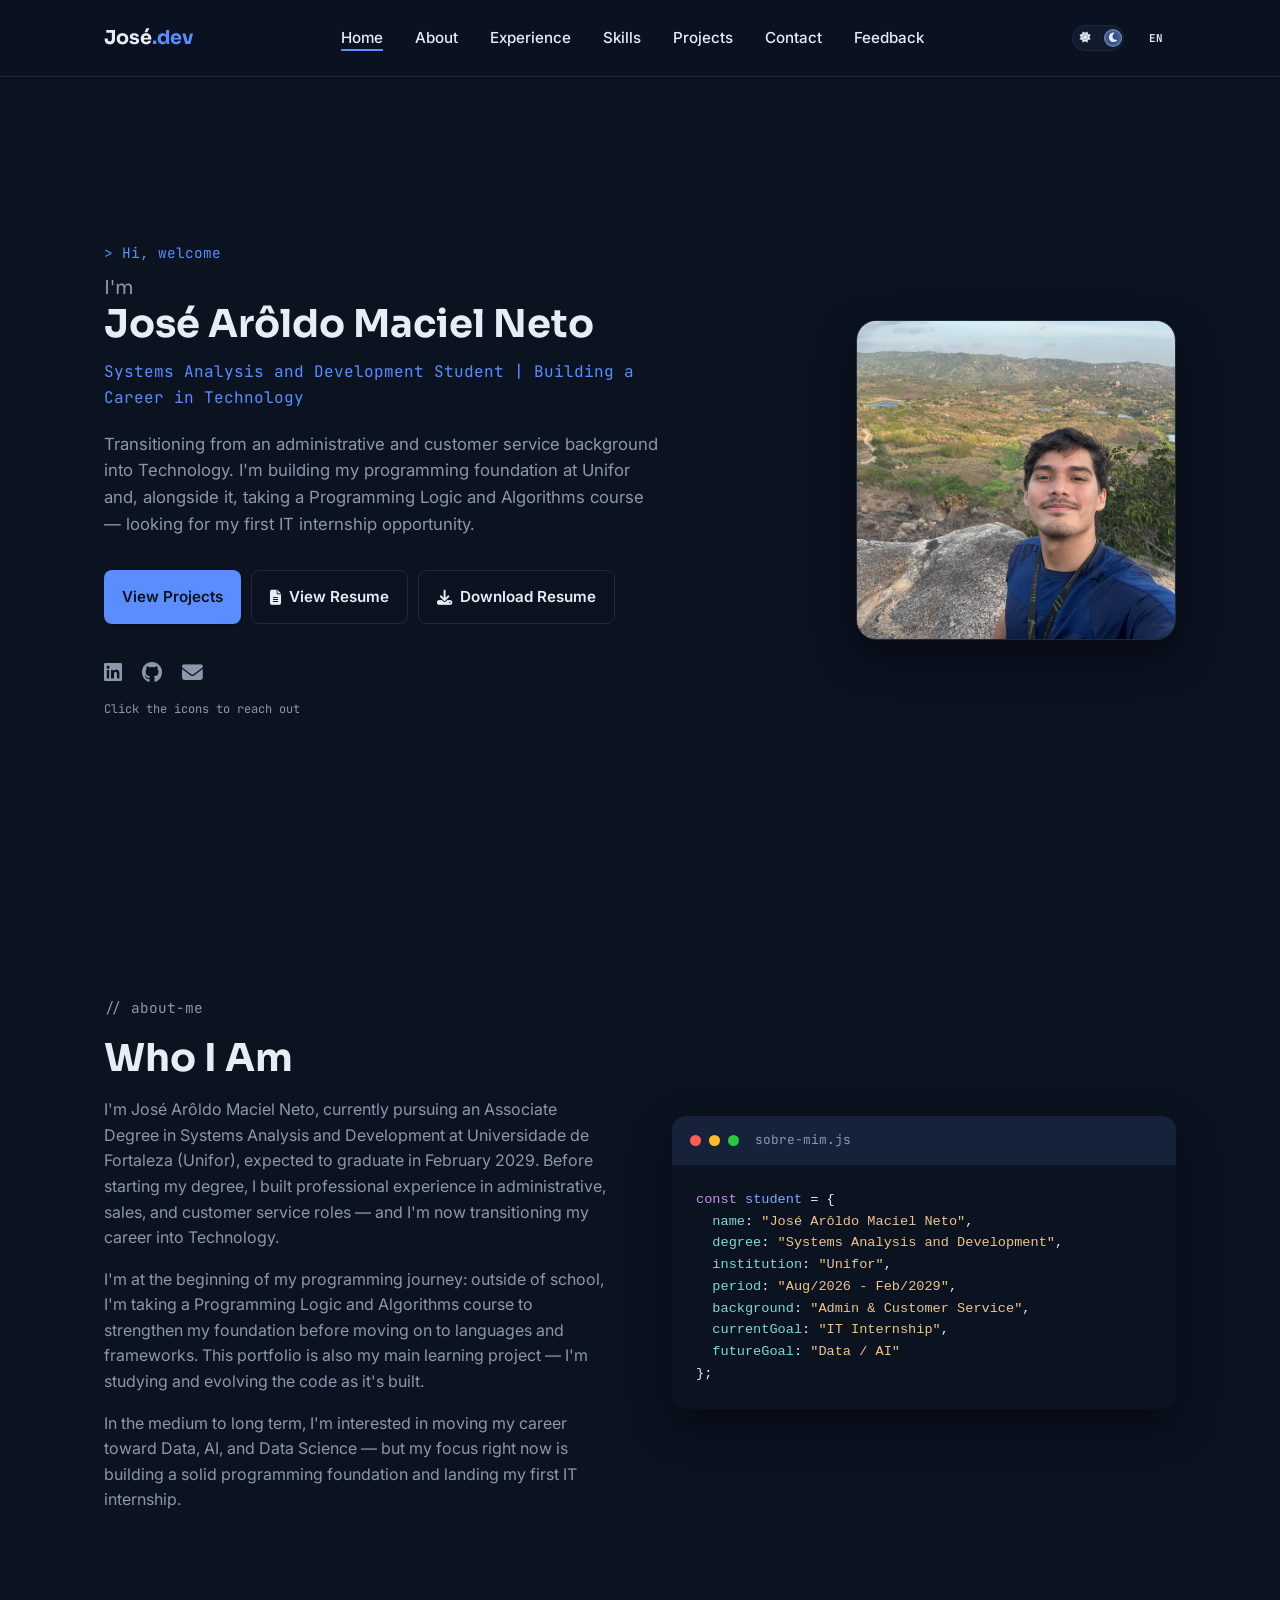
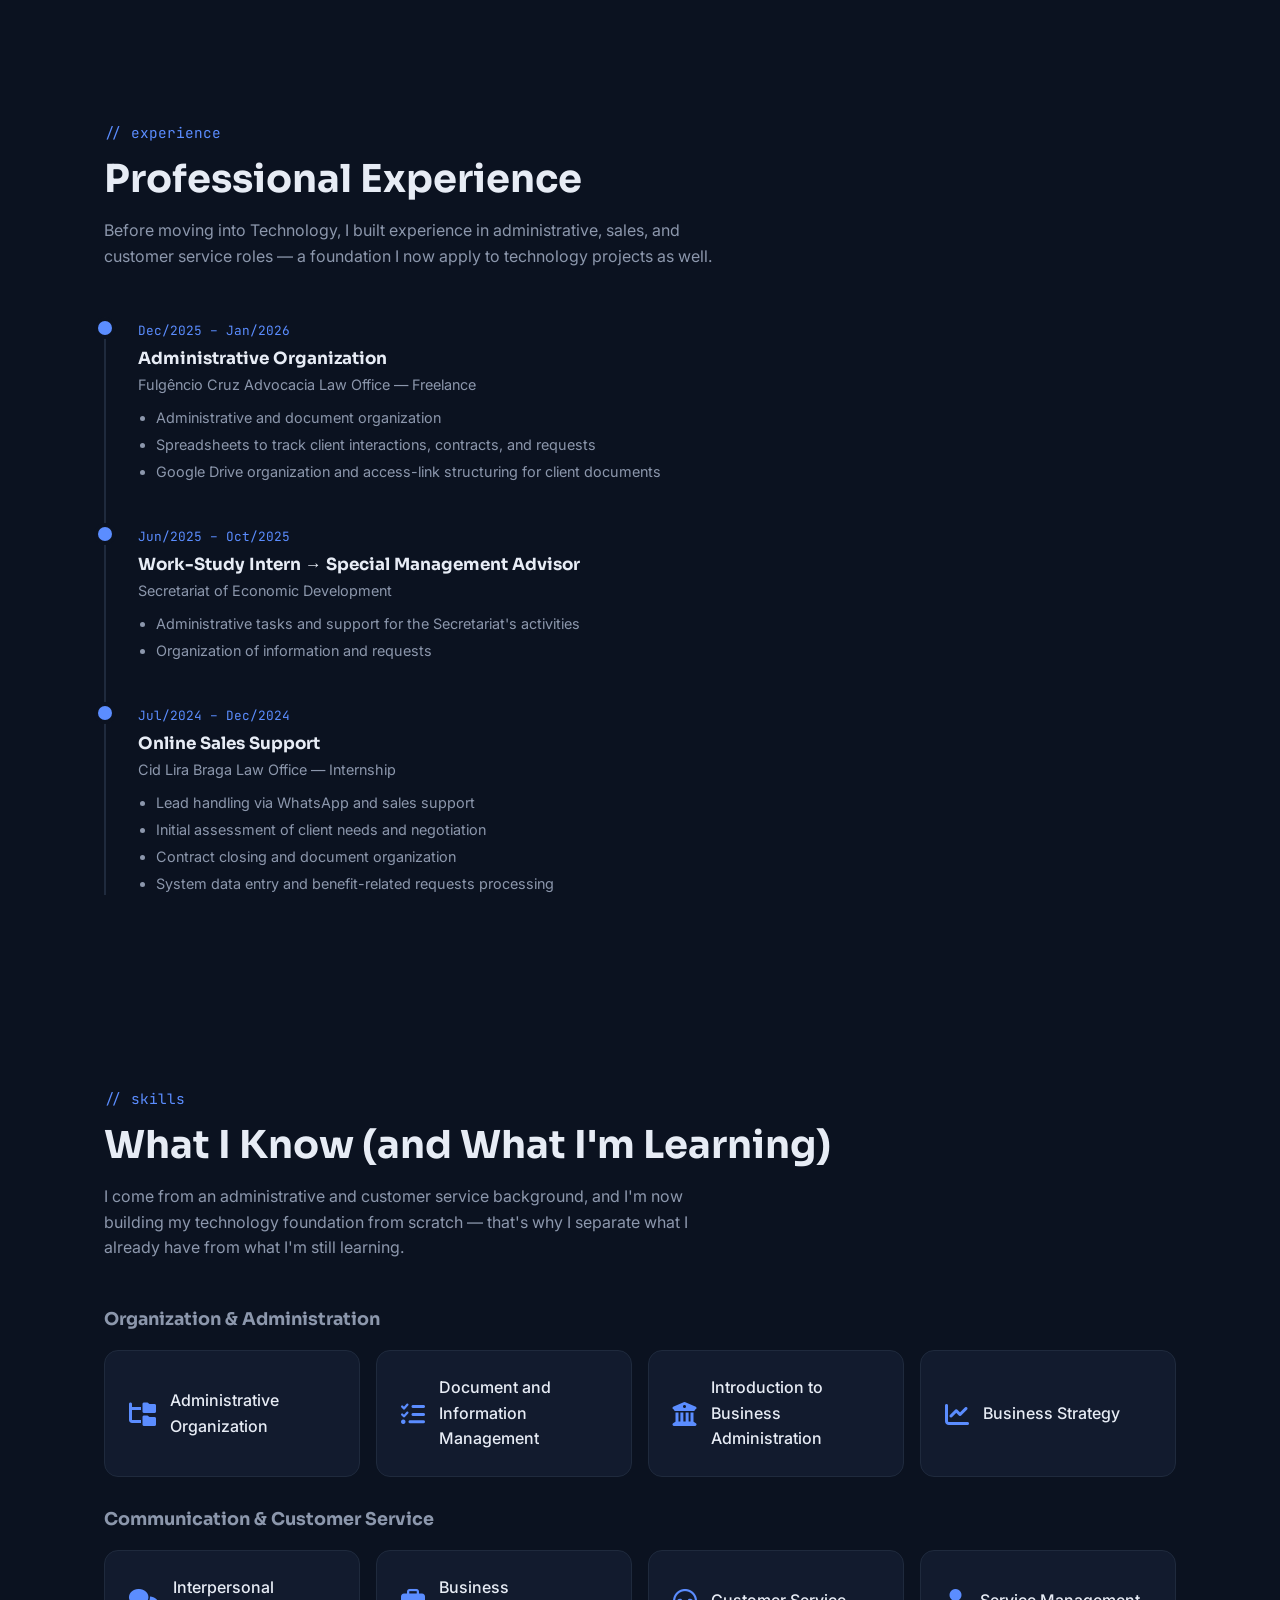
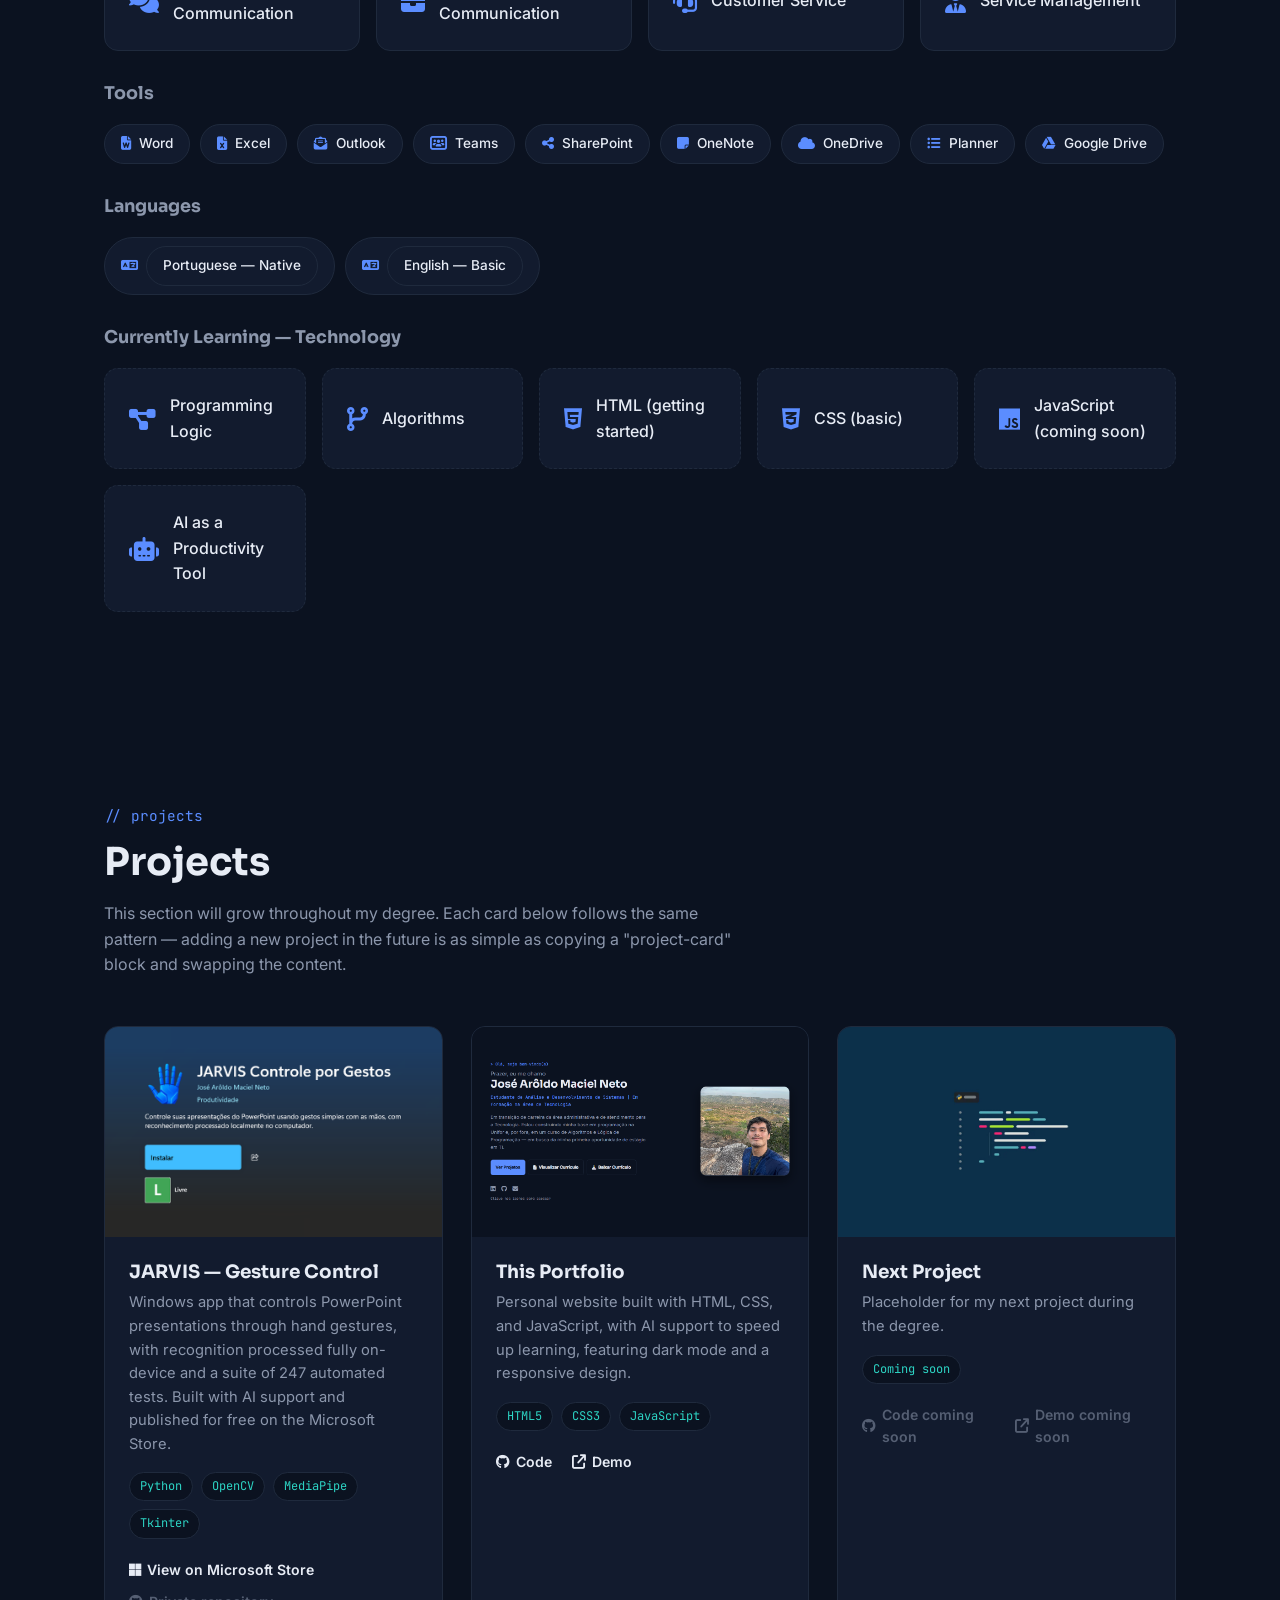
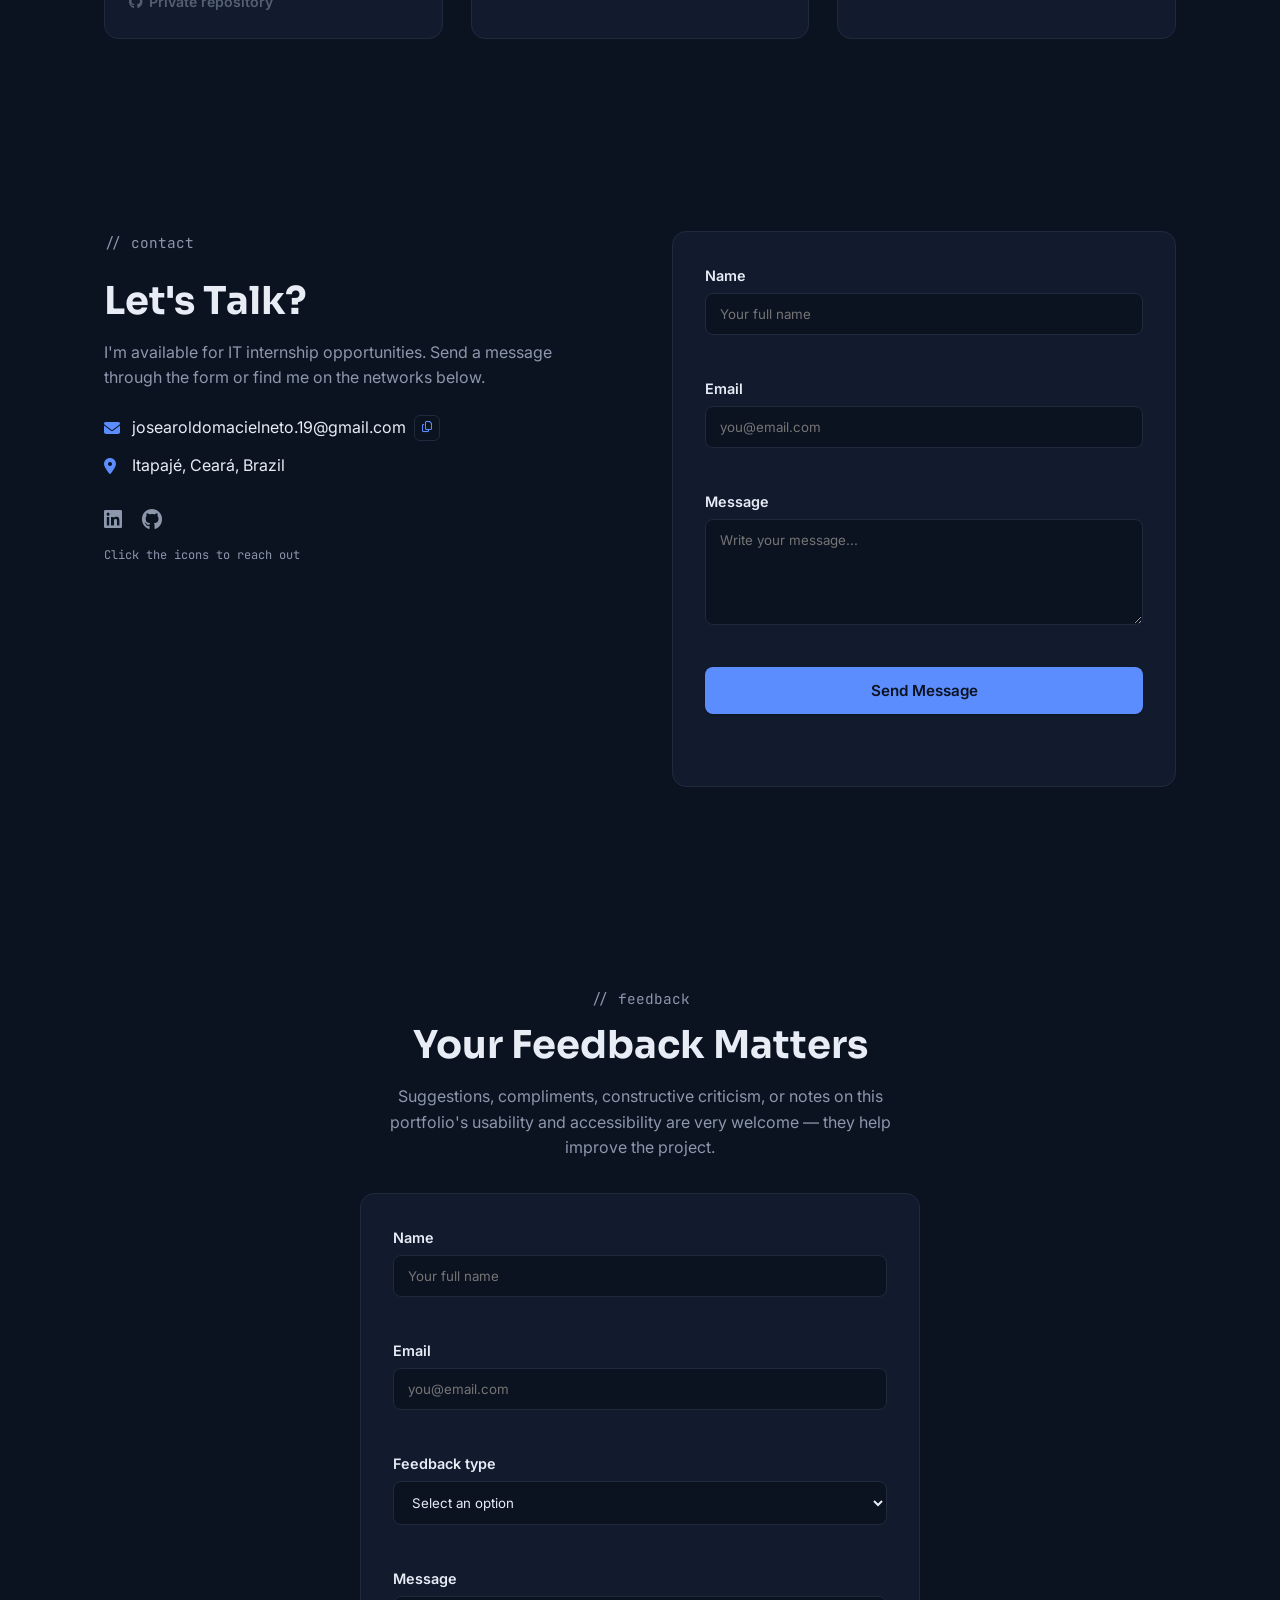
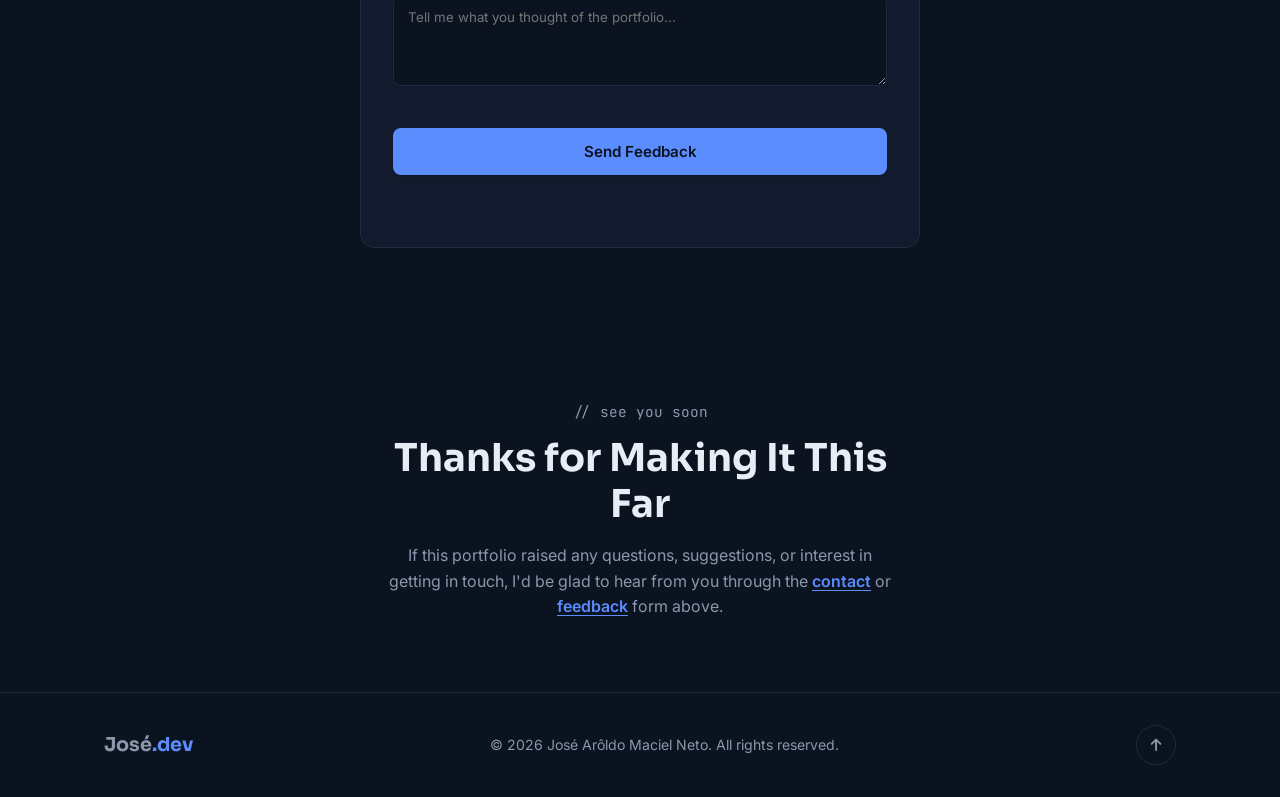
<file: en/index.html>
<!DOCTYPE html>
<!--
  ============================================================
  en/index.html — PÁGINA EM INGLÊS DO PORTFÓLIO (espelho de index.html)
  ============================================================
  Este arquivo é o "espelho" em inglês de index.html (a versão em
  português, na raiz do site). A ESTRUTURA HTML das duas páginas é
  praticamente idêntica — mesmas seções, mesmos ids, mesmas classes,
  mesmos formulários — só o TEXTO visível muda.

  Por isso, toda a documentação didática detalhada (o que cada tag
  faz, como cada seção se conecta ao CSS e ao JS, o glossário de
  termos HTML) já está escrita nos comentários de index.html — vale
  a pena estudar por lá primeiro, porque aqui os comentários deste
  tipo não foram todos repetidos, para não deixar o arquivo enorme
  com conteúdo duplicado.

  ------------------------------------------------------------
  UMA PARTICULARIDADE REAL DESTE ARQUIVO ESPECÍFICO
  ------------------------------------------------------------
  Diferente de index.html (escrito à mão, com indentação e atributos
  numa ordem "natural"), este arquivo foi GERADO PROGRAMATICAMENTE, a
  partir do index.html, para garantir que os textos em inglês
  batessem exatamente com o dicionário já aprovado em js/i18n.js.
  Por causa disso, você vai notar duas diferenças puramente
  visuais no código-fonte (sem nenhum efeito funcional):
    1) os atributos de cada tag aparecem em ORDEM ALFABÉTICA (ex.:
       `aria-controls` antes de `class`), diferente da ordem "mais
       natural" usada em index.html;
    2) a indentação (espaços à esquerda) é mais enxuta.
  Ambas as diferenças são só de ESTILO DE ESCRITA do código — o
  HTML resultante funciona de forma idêntica nos dois arquivos.

  As ÚNICAS diferenças que REALMENTE importam entre este arquivo e
  index.html são: o idioma dos textos, o `<html lang="en">`, os
  caminhos de CSS/JS/imagens (aqui usam "/" na frente, ex.:
  "/css/style.css", porque este arquivo vive dentro da pasta /en/ —
  ver explicação completa disso no comentário de rodapé abaixo), o
  `<link rel="canonical">` apontando para "/en/", e um pequeno
  <script> extra no fim do <body> que ajusta a variável de estado
  do seletor de idioma (ver comentário perto dele, mais abaixo).
  ============================================================
-->
<html lang="en">
<head>
<meta charset="utf-8"/>
<meta content="width=device-width, initial-scale=1.0" name="viewport"/>
<title id="page-title">José Arôldo Maciel Neto | Portfolio</title>
<meta content="Portfolio of José Arôldo Maciel Neto, Systems Analysis and Development student at Unifor, transitioning his career into Technology." id="meta-description" name="description"/>
<!-- SEO técnico: autoriza mecanismos de busca a indexar e seguir os
       links da página, e define a URL "oficial" do site (canonical) —
       importante quando o mesmo conteúdo pode ser acessado por mais
       de um endereço (ex.: domínio antigo redirecionando para o novo).
       Não depende do idioma selecionado — é a mesma URL/página nos dois. -->
<meta content="index, follow" name="robots"/>
<link href="https://josearoldodev.vercel.app/en/" rel="canonical"/><link href="https://josearoldodev.vercel.app/" hreflang="pt-BR" rel="alternate"/><link href="https://josearoldodev.vercel.app/en/" hreflang="en" rel="alternate"/><link href="https://josearoldodev.vercel.app/" hreflang="x-default" rel="alternate"/>
<!-- Open Graph: controla como o link aparece quando compartilhado no
       WhatsApp, LinkedIn, Facebook etc. Título/descrição/locale mudam
       de idioma via JS (js/i18n.js); URL e imagem continuam as mesmas. -->
<meta content="website" property="og:type"/>
<meta content="José Arôldo Maciel Neto | Portfolio" id="og-title" property="og:title"/>
<meta content="Portfolio of José Arôldo Maciel Neto, Systems Analysis and Development student at Unifor, transitioning his career into Technology." id="og-description" property="og:description"/>
<meta content="https://josearoldodev.vercel.app/en/" property="og:url"/>
<meta content="https://josearoldodev.vercel.app/assets/img/og-image.png" property="og:image"/>
<meta content="en_US" id="og-locale" property="og:locale"/>
<!-- Twitter/X Card: mesmo princípio do Open Graph, mas para o X (Twitter) -->
<meta content="summary_large_image" name="twitter:card"/>
<meta content="José Arôldo Maciel Neto | Portfolio" id="twitter-title" name="twitter:title"/>
<meta content="Portfolio of José Arôldo Maciel Neto, Systems Analysis and Development student at Unifor, transitioning his career into Technology." id="twitter-description" name="twitter:description"/>
<meta content="https://josearoldodev.vercel.app/assets/img/og-image.png" name="twitter:image"/>
<!-- Favicon: ícone que aparece na aba do navegador, substituindo o
       "planeta" padrão. Vários tamanhos para diferentes dispositivos. -->
<link href="/assets/img/favicon-32.png" rel="icon" sizes="32x32" type="image/png"/>
<link href="/assets/img/favicon-16.png" rel="icon" sizes="16x16" type="image/png"/>
<link href="/assets/img/apple-touch-icon.png" rel="apple-touch-icon" sizes="180x180"/>
<meta name="theme-color" content="#0B1220"/>
<link rel="manifest" href="/manifest.webmanifest"/>
<!-- Ícones (via CDN, sem instalação) -->
<link href="https://cdnjs.cloudflare.com/ajax/libs/font-awesome/6.5.1/css/all.min.css" rel="stylesheet"/>
<!-- Fontes do Google Fonts -->
<link href="https://fonts.googleapis.com" rel="preconnect"/>
<link href="https://fonts.gstatic.com" rel="preconnect" crossorigin=""/>
<link href="https://fonts.googleapis.com/css2?family=Sora:wght@400;600;700&amp;family=Inter:wght@400;500&amp;family=JetBrains+Mono:wght@400;500&amp;display=swap" rel="stylesheet"/>
<!-- Nossos arquivos CSS -->
<link href="/css/style.css" rel="stylesheet"/>
<link href="/css/responsive.css" rel="stylesheet"/>
<!-- Google tag (gtag.js) — Google Analytics 4
       Mede visitantes, visualizações de página e origem dos acessos.
       O Measurement ID (G-...) é público por definição — não é uma
       informação secreta, é o identificador da propriedade do GA4. -->
<script async="" src="https://www.googletagmanager.com/gtag/js?id=G-1H4T45TEC2"></script>
<script>
    window.dataLayer = window.dataLayer || [];
    function gtag(){dataLayer.push(arguments);}
    gtag('js', new Date());
    gtag('config', 'G-1H4T45TEC2');
  </script>
<!-- Microsoft Clarity: mapas de calor e gravações de sessão,
       complementando o Google Analytics com dados de comportamento
       visual dos visitantes. Código oficial fornecido pela Microsoft,
       inserido sem modificações. -->
<script type="text/javascript">
      (function(c,l,a,r,i,t,y){
          c[a]=c[a]||function(){(c[a].q=c[a].q||[]).push(arguments)};
          t=l.createElement(r);t.async=1;t.src="https://www.clarity.ms/tag/"+i;
          y=l.getElementsByTagName(r)[0];y.parentNode.insertBefore(t,y);
      })(window, document, "clarity", "script", "y93l747wbi");
  </script>
  <!-- Structured data (JSON-LD / Schema.org): helps search engines
       understand who I am and what this site is. Doesn't change
       anything visually — it's metadata, read only by machines.
       Uses only information that already exists in the rest of the
       project (same as the Portuguese version, at its own URL). -->
  <script type="application/ld+json">
{
  "@context": "https://schema.org",
  "@graph": [
    {
      "@type": "Person",
      "name": "José Arôldo Maciel Neto",
      "url": "https://josearoldodev.vercel.app/en/",
      "jobTitle": "Systems Analysis and Development Student",
      "description": "Systems Analysis and Development student at Unifor, transitioning his career into Technology.",
      "alumniOf": {
        "@type": "CollegeOrUniversity",
        "name": "Universidade de Fortaleza (Unifor)"
      },
      "sameAs": [
        "https://www.linkedin.com/in/joséarôldomacielneto",
        "https://github.com/JoseAroldoMacielNeto",
        "https://apps.microsoft.com/detail/9P8GFNDQ6RTB"
      ]
    },
    {
      "@type": "WebSite",
      "name": "José Arôldo Maciel Neto | Portfolio",
      "url": "https://josearoldodev.vercel.app/en/",
      "inLanguage": "en"
    },
    {
      "@type": "SoftwareApplication",
      "name": "JARVIS Gesture Control",
      "url": "https://apps.microsoft.com/detail/9P8GFNDQ6RTB",
      "applicationCategory": "UtilitiesApplication",
      "operatingSystem": "Windows",
      "description": "Windows app that controls PowerPoint presentations through hand gestures captured by the webcam, with recognition processed locally on the computer.",
      "inLanguage": "en",
      "author": {
        "@type": "Person",
        "name": "José Arôldo Maciel Neto"
      },
      "offers": {
        "@type": "Offer",
        "price": "0",
        "priceCurrency": "USD"
      }
    }
  ]
}
  </script>
</head>
<body data-lang="pt" data-theme="dark">
<!-- "Skip link": fica invisível até o usuário pressionar Tab.
       Permite que quem navega só pelo teclado (ou usa leitor de tela)
       pule o menu e vá direto para o conteúdo principal, sem precisar
       passar por todos os links do cabeçalho toda vez. -->
<a class="skip-link" data-i18n="skip_link" href="#conteudo-principal">Skip to main content</a>
<!-- ===================== HEADER / NAVEGAÇÃO ===================== -->
<header class="header" id="header">
<nav class="navbar">
<a class="logo" href="#hero">José<span>.dev</span></a>
<ul class="nav-links" id="nav-links">
<li><a class="nav-link" data-i18n="nav_inicio" href="#hero">Home</a></li>
<li><a class="nav-link" data-i18n="nav_sobre" href="#sobre">About</a></li>
<li><a class="nav-link" data-i18n="nav_experiencia" href="#experiencia">Experience</a></li>
<li><a class="nav-link" data-i18n="nav_skills" href="#skills">Skills</a></li>
<li><a class="nav-link" data-i18n="nav_projetos" href="#projetos">Projects</a></li>
<li><a class="nav-link" data-i18n="nav_contato" href="#contato">Contact</a></li>
<li><a class="nav-link" data-i18n="nav_feedback" href="#feedback">Feedback</a></li>
</ul>
<div class="nav-actions">
<button aria-checked="true" aria-label="Toggle between light and dark theme" class="theme-switch" data-i18n-aria-label="theme_switch_label" id="theme-toggle" role="switch" type="button">
<i aria-hidden="true" class="fa-solid fa-sun theme-switch-icon"></i>
<span aria-hidden="true" class="theme-switch-thumb"></span>
<i aria-hidden="true" class="fa-solid fa-moon theme-switch-icon"></i>
</button>
<!-- Controle de idioma: mesma linguagem visual da chave de tema
             (pílula compacta com uma bolinha que desliza), mas com os
             textos "PT"/"EN" no lugar dos ícones de sol/lua. -->
<!-- Controle de idioma: botão circular único, mesmo padrão visual
             que o botão de tema já teve antes de virar chave — mostra o
             idioma ativo (PT ou EN) centralizado, e alterna ao clicar. -->
<button aria-label="Switch site language" aria-pressed="true" class="icon-btn lang-toggle-btn" data-i18n-aria-label="lang_switch_label" id="lang-toggle" type="button">
<span aria-hidden="true" id="lang-toggle-label">EN</span>
</button>
<!-- Um único botão cuida de abrir E fechar o menu — ao clicar,
             o ícone e o rótulo mudam de estado (☰ Menu → ✕), mas o
             botão em si nunca muda de tamanho ou posição, então a
             fileira de controles (Tema/PT-EN/Menu) nunca se move. -->
<button aria-controls="nav-links" aria-expanded="false" aria-label="Open navigation menu" type="button" class="icon-btn menu-btn" data-i18n-aria-label="menu_open_label" id="menu-toggle">
<i aria-hidden="true" class="fa-solid fa-bars"></i>
<span aria-hidden="true" class="menu-btn-label" data-i18n="menu_label">Menu</span>
</button>
</div>
</nav>
</header>
<!-- <main> identifica, para leitores de tela e para o skip link,
       onde começa o conteúdo principal da página (diferente do
       cabeçalho e do rodapé, que se repetem em todo lugar).
       tabindex="-1" permite que o skip link mova o foco para cá. -->
<main id="conteudo-principal" tabindex="-1">
<!-- ===================== HERO ===================== -->
<section class="hero" id="hero">
<div class="hero-content reveal">
<p class="section-eyebrow" data-i18n="hero_eyebrow">&gt; Hi, welcome</p>
<h1 class="hero-title">
<span class="hero-greeting" data-i18n="hero_greeting">I'm</span>
<span class="hero-name">José Arôldo Maciel Neto</span>
</h1>
<p class="hero-subtitle" data-i18n="hero_subtitle">Systems Analysis and Development Student | Building a Career in Technology</p>
<p class="hero-description" data-i18n="hero_description">Transitioning from an administrative and customer service background into Technology. I'm building my programming foundation at Unifor and, alongside it, taking a Programming Logic and Algorithms course — looking for my first IT internship opportunity.</p>
<div class="hero-buttons">
<a class="btn btn-primary" data-i18n="hero_btn_projetos" href="#projetos">View Projects</a>
<!-- Abre o mesmo PDF em nova aba, para leitura online (sem
             baixar). Mesmo arquivo do botão abaixo, só sem o atributo
             "download" e com target="_blank".
             O nome do arquivo tem espaços e acentos, por isso o link
             usa "percent-encoding" (%20, %C3%A9 etc.) — é a forma
             correta de representar esses caracteres numa URL. O
             navegador exibe/baixa o arquivo com o nome normal mesmo
             assim. NESTA PÁGINA (EN) o arquivo é o currículo em inglês: "Resume - José Arôldo Maciel Neto.pdf". -->
<a class="btn btn-secondary" href="/assets/docs/Resume%20-%20Jos%C3%A9%20Ar%C3%B4ldo%20Maciel%20Neto.pdf" rel="noopener" target="_blank">
<i aria-hidden="true" class="fa-solid fa-file-lines"></i> <span data-i18n="hero_btn_visualizar_curriculo">View Resume</span>
</a>
<!-- O arquivo do currículo deve se chamar exatamente
             "Resume - José Arôldo Maciel Neto.pdf" e ficar dentro
             da pasta assets/docs/. O atributo download="..." define o
             nome sugerido ao salvar, e pode ser escrito normalmente
             (sem percent-encoding), diferente do href acima. -->
<a class="btn btn-secondary" download="Resume - José Arôldo Maciel Neto.pdf" href="/assets/docs/Resume%20-%20Jos%C3%A9%20Ar%C3%B4ldo%20Maciel%20Neto.pdf">
<i aria-hidden="true" class="fa-solid fa-download"></i> <span data-i18n="hero_btn_baixar_curriculo">Download Resume</span>
</a>
</div>
<div class="hero-socials">
<a aria-label="LinkedIn" data-i18n-aria-label="linkedin_label" href="https://www.linkedin.com/in/joséarôldomacielneto" rel="noopener" target="_blank"><i aria-hidden="true" class="fa-brands fa-linkedin"></i></a>
<a aria-label="GitHub" data-i18n-aria-label="github_label" href="https://github.com/JoseAroldoMacielNeto" rel="noopener" target="_blank"><i aria-hidden="true" class="fa-brands fa-github"></i></a>
<a aria-label="Email" data-i18n-aria-label="email_label" href="mailto:josearoldomacielneto.19@gmail.com"><i aria-hidden="true" class="fa-solid fa-envelope"></i></a>
</div>
<p aria-hidden="true" class="icons-hint" data-i18n="hero_socials_hint">Click the icons to reach out</p>
</div>
<!-- Coloque aqui a sua foto de perfil: o arquivo deve se chamar
         exatamente "foto-perfil.jpg" e ficar dentro da pasta assets/img/ -->
<div class="hero-image reveal">
<img alt="Profile photo of José Arôldo Maciel Neto" data-i18n-alt="foto_alt" height="600" src="/assets/img/foto-perfil.jpg" width="600"/>
</div>
</section>
<!-- ===================== SOBRE MIM ===================== -->
<section class="section sobre" id="sobre">
<div class="container sobre-grid">
<div class="sobre-texto reveal">
<p class="section-eyebrow" data-i18n="sobre_eyebrow">// about-me</p>
<h2 class="section-title" data-i18n="sobre_title">Who I Am</h2>
<p data-i18n="sobre_p1">I'm José Arôldo Maciel Neto, currently pursuing an Associate Degree in Systems Analysis and Development at Universidade de Fortaleza (Unifor), expected to graduate in February 2029. Before starting my degree, I built professional experience in administrative, sales, and customer service roles — and I'm now transitioning my career into Technology.</p>
<p data-i18n="sobre_p2">I'm at the beginning of my programming journey: outside of school, I'm taking a Programming Logic and Algorithms course to strengthen my foundation before moving on to languages and frameworks. This portfolio is also my main learning project — I'm studying and evolving the code as it's built.</p>
<p data-i18n="sobre_p3">In the medium to long term, I'm interested in moving my career toward Data, AI, and Data Science — but my focus right now is building a solid programming foundation and landing my first IT internship.</p>
</div>
<!-- "Cartão de código": elemento visual de assinatura do site,
           simulando um editor de código para reforçar a identidade de dev.
           Em inglês, os "nomes de variáveis" também são traduzidos
           (nome→name, curso→degree etc.), como um dev nativo escreveria. -->
<div class="code-card reveal">
<div class="code-card-header">
<span class="dot dot-red"></span>
<span class="dot dot-yellow"></span>
<span class="dot dot-green"></span>
<span class="code-card-title">sobre-mim.js</span>
</div>
<pre class="code-card-body"><code data-i18n="code_card_body"><span class="tk-key">const</span> <span class="tk-var">student</span> = {
  <span class="tk-prop">name</span>: <span class="tk-str">"José Arôldo Maciel Neto"</span>,
  <span class="tk-prop">degree</span>: <span class="tk-str">"Systems Analysis and Development"</span>,
  <span class="tk-prop">institution</span>: <span class="tk-str">"Unifor"</span>,
  <span class="tk-prop">period</span>: <span class="tk-str">"Aug/2026 - Feb/2029"</span>,
  <span class="tk-prop">background</span>: <span class="tk-str">"Admin &amp; Customer Service"</span>,
  <span class="tk-prop">currentGoal</span>: <span class="tk-str">"IT Internship"</span>,
  <span class="tk-prop">futureGoal</span>: <span class="tk-str">"Data / AI"</span>
};</code></pre>
</div>
</div>
</section>
<!-- ===================== EXPERIÊNCIA PROFISSIONAL ===================== -->
<section class="section experiencia" id="experiencia">
<div class="container">
<p class="section-eyebrow" data-i18n="exp_eyebrow">// experience</p>
<h2 class="section-title" data-i18n="exp_title">Professional Experience</h2>
<p class="section-subtitle" data-i18n="exp_subtitle">Before moving into Technology, I built experience in administrative, sales, and customer service roles — a foundation I now apply to technology projects as well.</p>
<!-- Linha do tempo: cada "timeline-item" representa uma experiência profissional -->
<div class="timeline">
<div class="timeline-item reveal">
<span class="timeline-marker"></span>
<div class="timeline-content">
<span class="timeline-period" data-i18n="exp1_period">Dec/2025 – Jan/2026</span>
<h3 data-i18n="exp1_title">Administrative Organization</h3>
<p class="timeline-empresa" data-i18n="exp1_empresa">Fulgêncio Cruz Advocacia Law Office — Freelance</p>
<ul>
<li data-i18n="exp1_li1">Administrative and document organization</li>
<li data-i18n="exp1_li2">Spreadsheets to track client interactions, contracts, and requests</li>
<li data-i18n="exp1_li3">Google Drive organization and access-link structuring for client documents</li>
</ul>
</div>
</div>
<div class="timeline-item reveal">
<span class="timeline-marker"></span>
<div class="timeline-content">
<span class="timeline-period" data-i18n="exp2_period">Jun/2025 – Oct/2025</span>
<h3 data-i18n="exp2_title">Work-Study Intern → Special Management Advisor</h3>
<p class="timeline-empresa" data-i18n="exp2_empresa">Secretariat of Economic Development</p>
<ul>
<li data-i18n="exp2_li1">Administrative tasks and support for the Secretariat's activities</li>
<li data-i18n="exp2_li2">Organization of information and requests</li>
</ul>
</div>
</div>
<div class="timeline-item reveal">
<span class="timeline-marker"></span>
<div class="timeline-content">
<span class="timeline-period" data-i18n="exp3_period">Jul/2024 – Dec/2024</span>
<h3 data-i18n="exp3_title">Online Sales Support</h3>
<p class="timeline-empresa" data-i18n="exp3_empresa">Cid Lira Braga Law Office — Internship</p>
<ul>
<li data-i18n="exp3_li1">Lead handling via WhatsApp and sales support</li>
<li data-i18n="exp3_li2">Initial assessment of client needs and negotiation</li>
<li data-i18n="exp3_li3">Contract closing and document organization</li>
<li data-i18n="exp3_li4">System data entry and benefit-related requests processing</li>
</ul>
</div>
</div>
</div>
</div>
</section>
<!-- ===================== SKILLS ===================== -->
<section class="section skills" id="skills">
<div class="container">
<p class="section-eyebrow" data-i18n="skills_eyebrow">// skills</p>
<h2 class="section-title" data-i18n="skills_title">What I Know (and What I'm Learning)</h2>
<p class="section-subtitle" data-i18n="skills_subtitle">I come from an administrative and customer service background, and I'm now building my technology foundation from scratch — that's why I separate what I already have from what I'm still learning.</p>
<h3 class="skills-subtitle" data-i18n="skills_g1_title">Organization &amp; Administration</h3>
<div class="skills-grid">
<div class="skill-card reveal"><i aria-hidden="true" class="fa-solid fa-folder-tree"></i><span data-i18n="skills_g1_i1">Administrative Organization</span></div>
<div class="skill-card reveal"><i aria-hidden="true" class="fa-solid fa-list-check"></i><span data-i18n="skills_g1_i2">Document and Information Management</span></div>
<div class="skill-card reveal"><i aria-hidden="true" class="fa-solid fa-building-columns"></i><span data-i18n="skills_g1_i3">Introduction to Business Administration</span></div>
<div class="skill-card reveal"><i aria-hidden="true" class="fa-solid fa-chart-line"></i><span data-i18n="skills_g1_i4">Business Strategy</span></div>
</div>
<h3 class="skills-subtitle" data-i18n="skills_g2_title">Communication &amp; Customer Service</h3>
<div class="skills-grid">
<div class="skill-card reveal"><i aria-hidden="true" class="fa-solid fa-comments"></i><span data-i18n="skills_g2_i1">Interpersonal Communication</span></div>
<div class="skill-card reveal"><i aria-hidden="true" class="fa-solid fa-briefcase"></i><span data-i18n="skills_g2_i2">Business Communication</span></div>
<div class="skill-card reveal"><i aria-hidden="true" class="fa-solid fa-headset"></i><span data-i18n="skills_g2_i3">Customer Service</span></div>
<div class="skill-card reveal"><i aria-hidden="true" class="fa-solid fa-user-tie"></i><span data-i18n="skills_g2_i4">Service Management</span></div>
</div>
<h3 class="skills-subtitle" data-i18n="skills_g3_title">Tools</h3>
<!-- Lista de "pills" (chips): mais compacta que os cards, ideal para muitos itens curtos.
           Nomes de ferramentas (Word, Excel, GitHub etc.) são nomes próprios e não mudam de idioma. -->
<div class="pill-list reveal">
<span><i aria-hidden="true" class="fa-solid fa-file-word"></i> Word</span>
<span><i aria-hidden="true" class="fa-solid fa-file-excel"></i> Excel</span>
<span><i aria-hidden="true" class="fa-solid fa-envelope-open-text"></i> Outlook</span>
<span><i aria-hidden="true" class="fa-solid fa-users-rectangle"></i> Teams</span>
<span><i aria-hidden="true" class="fa-solid fa-share-nodes"></i> SharePoint</span>
<span><i aria-hidden="true" class="fa-solid fa-note-sticky"></i> OneNote</span>
<span><i aria-hidden="true" class="fa-solid fa-cloud"></i> OneDrive</span>
<span><i aria-hidden="true" class="fa-solid fa-list-ul"></i> Planner</span>
<span><i aria-hidden="true" class="fa-brands fa-google-drive"></i> Google Drive</span>
</div>
<h3 class="skills-subtitle" data-i18n="skills_g4_title">Languages</h3>
<div class="pill-list reveal">
<span><i aria-hidden="true" class="fa-solid fa-language"></i> <span data-i18n="skills_g4_i1">Portuguese — Native</span></span>
<span><i aria-hidden="true" class="fa-solid fa-language"></i> <span data-i18n="skills_g4_i2">English — Basic</span></span>
</div>
<h3 class="skills-subtitle" data-i18n="skills_g5_title">Currently Learning — Technology</h3>
<div class="skills-grid">
<div class="skill-card skill-learning reveal"><i aria-hidden="true" class="fa-solid fa-diagram-project"></i><span data-i18n="skills_g5_i1">Programming Logic</span></div>
<div class="skill-card skill-learning reveal"><i aria-hidden="true" class="fa-solid fa-code-branch"></i><span data-i18n="skills_g5_i2">Algorithms</span></div>
<div class="skill-card skill-learning reveal"><i aria-hidden="true" class="fa-brands fa-html5"></i><span data-i18n="skills_g5_i3">HTML (getting started)</span></div>
<div class="skill-card skill-learning reveal"><i aria-hidden="true" class="fa-brands fa-css3-alt"></i><span data-i18n="skills_g5_i4">CSS (basic)</span></div>
<div class="skill-card skill-learning reveal"><i aria-hidden="true" class="fa-brands fa-js"></i><span data-i18n="skills_g5_i5">JavaScript (coming soon)</span></div>
<div class="skill-card skill-learning reveal"><i aria-hidden="true" class="fa-solid fa-robot"></i><span data-i18n="skills_g5_i6">AI as a Productivity Tool</span></div>
</div>
</div>
</section>
<!-- ===================== PROJETOS ===================== -->
<!-- TODO: substituir os cards abaixo pelos projetos reais assim que você me enviar as informações -->
<section class="section projetos" id="projetos">
<div class="container">
<p class="section-eyebrow" data-i18n="projetos_eyebrow">// projects</p>
<h2 class="section-title" data-i18n="projetos_title">Projects</h2>
<p class="section-subtitle" data-i18n="projetos_subtitle">This section will grow throughout my degree. Each card below follows the same pattern — adding a new project in the future is as simple as copying a "project-card" block and swapping the content.</p>
<div class="projetos-grid">
<!-- ============ PROJETO EM DESTAQUE: JARVIS ============ -->
<article class="project-card reveal">
<div class="project-image">
<img alt="JARVIS Gesture Control app page on the Microsoft Store" height="500" loading="lazy" src="/assets/img/jarvis.png" width="800"/>
</div>
<div class="project-content">
<h3 data-i18n="proj_jarvis_title">JARVIS — Gesture Control</h3>
<p data-i18n="proj_jarvis_desc">Windows app that controls PowerPoint presentations through hand gestures, with recognition processed fully on-device and a suite of 247 automated tests. Built with AI support and published for free on the Microsoft Store.</p>
<div class="project-tags">
<span>Python</span>
<span>OpenCV</span>
<span>MediaPipe</span>
<span>Tkinter</span>
</div>
<div class="project-links project-links-stacked">
<a href="https://apps.microsoft.com/detail/9P8GFNDQ6RTB" rel="noopener" target="_blank"><i aria-hidden="true" class="fa-brands fa-microsoft"></i> <span data-i18n="proj_jarvis_link_store">View on Microsoft Store</span></a>
<span aria-disabled="true" class="link-disabled"><i aria-hidden="true" class="fa-brands fa-github"></i> <span data-i18n="proj_jarvis_codigo_privado">Private repository</span></span>
</div>
</div>
</article>
<!-- ============ FIM DO CARD JARVIS ============ -->
<!-- ============ INÍCIO DE UM CARD DE PROJETO (modelo reutilizável) ============ -->
<article class="project-card reveal">
<div class="project-image">
<img alt="Captura de tela do projeto Este Portfólio" height="500" loading="lazy" src="/assets/img/portfolio.png" width="800"/>
</div>
<div class="project-content">
<h3 data-i18n="proj1_title">This Portfolio</h3>
<p data-i18n="proj1_desc">Personal website built with HTML, CSS, and JavaScript, with AI support to speed up learning, featuring dark mode and a responsive design.</p>
<div class="project-tags">
<span>HTML5</span>
<span>CSS3</span>
<span>JavaScript</span>
</div>
<!-- TODO: substituir "#" pelo link do repositório específico deste portfólio
                 no seu GitHub (https://github.com/JoseAroldoMacielNeto) assim que criá-lo,
                 e pelo link do site publicado ("Demo"), quando estiver no ar -->
<div class="project-links">
<a href="https://github.com/JoseAroldoMacielNeto/Portfolio" rel="noopener" target="_blank"><i aria-hidden="true" class="fa-brands fa-github"></i> <span data-i18n="proj_link_codigo">Code</span></a>
<a href="https://portfolio-weld-gamma-d70fup08v0.vercel.app/" rel="noopener" target="_blank"><i aria-hidden="true" class="fa-solid fa-arrow-up-right-from-square"></i> <span data-i18n="proj_link_demo">Demo</span></a>
</div>
</div>
</article>
<!-- ============ FIM DO CARD DE PROJETO ============ -->
<article class="project-card reveal">
<div class="project-image">
<img alt="" height="500" loading="lazy" src="/assets/img/projeto-placeholder.jpg" width="800"/>
</div>
<div class="project-content">
<h3 data-i18n="proj_placeholder_title">Next Project</h3>
<p data-i18n="proj_placeholder_desc">Placeholder for my next project during the degree.</p>
<div class="project-tags">
<span data-i18n="proj_placeholder_tag">Coming soon</span>
</div>
<div class="project-links project-links-disabled">
<span aria-disabled="true" class="link-disabled"><i aria-hidden="true" class="fa-brands fa-github"></i> <span data-i18n="proj_placeholder_codigo">Code coming soon</span></span>
<span aria-disabled="true" class="link-disabled"><i aria-hidden="true" class="fa-solid fa-arrow-up-right-from-square"></i> <span data-i18n="proj_placeholder_demo">Demo coming soon</span></span>
</div>
</div>
</article>
</div>
</div>
</section>
<!-- ===================== CONTATO ===================== -->
<section class="section contato" id="contato">
<div class="container contato-grid">
<div class="contato-info reveal">
<p class="section-eyebrow" data-i18n="contato_eyebrow">// contact</p>
<h2 class="section-title" data-i18n="contato_title">Let's Talk?</h2>
<p data-i18n="contato_desc">I'm available for IT internship opportunities. Send a message through the form or find me on the networks below.</p>
<ul class="contato-lista">
<li>
<i aria-hidden="true" class="fa-solid fa-envelope"></i>
<a class="contato-email-link" href="mailto:josearoldomacielneto.19@gmail.com">josearoldomacielneto.19@gmail.com</a>
<button aria-label="Copy email address" class="copiar-email-btn" data-email="josearoldomacielneto.19@gmail.com" data-i18n-aria-label="copy_email_label" id="copiar-email" type="button">
<i aria-hidden="true" class="fa-regular fa-copy"></i>
</button>
<span aria-live="polite" class="copiar-email-feedback" id="copiar-email-feedback" role="status"></span>
</li>
<li><i aria-hidden="true" class="fa-solid fa-location-dot"></i> <span data-i18n="contato_location">Itapajé, Ceará, Brazil</span></li>
</ul>
<div class="hero-socials">
<a aria-label="LinkedIn" data-i18n-aria-label="linkedin_label" href="https://www.linkedin.com/in/joséarôldomacielneto" rel="noopener" target="_blank"><i aria-hidden="true" class="fa-brands fa-linkedin"></i></a>
<a aria-label="GitHub" data-i18n-aria-label="github_label" href="https://github.com/JoseAroldoMacielNeto" rel="noopener" target="_blank"><i aria-hidden="true" class="fa-brands fa-github"></i></a>
</div>
<p aria-hidden="true" class="icons-hint" data-i18n="contato_icons_hint">Click the icons to reach out</p>
</div>
<!-- action/method servem como reforço: se por algum motivo o JavaScript
           não rodar, o formulário ainda funciona como um envio HTML comum
           direto para o Formspree. O comportamento normal (com a mensagem
           de sucesso/erro na tela) é feito via JavaScript, em script.js -->
<form action="https://formspree.io/f/mqpkzdjw" class="contato-form reveal" id="contato-form" method="POST" novalidate="">
<input type="text" name="_gotcha" style="display:none" tabindex="-1" autocomplete="off" aria-hidden="true">
<div class="form-group">
<label data-i18n="label_nome" for="nome">Name</label>
<input aria-describedby="erro-nome" data-i18n-placeholder="placeholder_nome" id="nome" name="nome" placeholder="Your full name" required="" type="text"/>
<span class="form-error" id="erro-nome"></span>
</div>
<div class="form-group">
<label data-i18n="label_email" for="email">Email</label>
<input aria-describedby="erro-email" data-i18n-placeholder="placeholder_email" id="email" name="email" placeholder="you@email.com" required="" type="email"/>
<span class="form-error" id="erro-email"></span>
</div>
<div class="form-group">
<label data-i18n="label_mensagem" for="mensagem">Message</label>
<textarea aria-describedby="erro-mensagem" data-i18n-placeholder="placeholder_mensagem_contato" id="mensagem" name="mensagem" placeholder="Write your message..." required="" rows="5"></textarea>
<span class="form-error" id="erro-mensagem"></span>
</div>
<button class="btn btn-primary btn-full" data-i18n="btn_enviar_mensagem" id="botao-enviar" type="submit">Send Message</button>
<p aria-live="polite" class="form-feedback" id="form-feedback" role="status"></p>
</form>
</div>
</section>
<!-- ===================== FEEDBACK SOBRE O PORTFÓLIO ===================== -->
<!-- Reaproveita o MESMO endpoint do Formspree usado no formulário de
       contato (https://formspree.io/f/mqpkzdjw). O campo oculto "_subject"
       é um recurso do próprio Formspree para diferenciar o assunto do
       e-mail recebido, então os feedbacks chegam identificados, sem
       precisar de uma segunda conta ou de um novo endpoint. -->
<section class="section feedback" id="feedback">
<div class="container">
<div class="feedback-intro">
<p class="section-eyebrow" data-i18n="feedback_eyebrow">// feedback</p>
<h2 class="section-title" data-i18n="feedback_title">Your Feedback Matters</h2>
<p data-i18n="feedback_desc">Suggestions, compliments, constructive criticism, or notes on this portfolio's usability and accessibility are very welcome — they help improve the project.</p>
</div>
<form action="https://formspree.io/f/mqpkzdjw" class="contato-form feedback-form reveal" id="feedback-form" method="POST" novalidate="">
<input type="text" name="_gotcha" style="display:none" tabindex="-1" autocomplete="off" aria-hidden="true">
<input name="_subject" type="hidden" value="Novo feedback sobre o portfólio"/>
<div class="form-group">
<label data-i18n="label_nome" for="feedback-nome">Name</label>
<input aria-describedby="erro-feedback-nome" data-i18n-placeholder="placeholder_nome" id="feedback-nome" name="nome" placeholder="Your full name" required="" type="text"/>
<span class="form-error" id="erro-feedback-nome"></span>
</div>
<div class="form-group">
<label data-i18n="label_email" for="feedback-email">Email</label>
<input aria-describedby="erro-feedback-email" data-i18n-placeholder="placeholder_email" id="feedback-email" name="email" placeholder="you@email.com" required="" type="email"/>
<span class="form-error" id="erro-feedback-email"></span>
</div>
<div class="form-group">
<label data-i18n="label_tipo" for="feedback-tipo">Feedback type</label>
<!-- O atributo "value" de cada opção continua sempre em português —
               é o dado que chega no seu e-mail via Formspree. Só o TEXTO
               visível (o que a pessoa vê e escolhe) muda de idioma. -->
<select aria-describedby="erro-feedback-tipo" id="feedback-tipo" name="tipo" required="">
<option data-i18n="opt_select" value="">Select an option</option>
<option data-i18n="opt_elogio" value="Elogio">Compliment</option>
<option data-i18n="opt_sugestao" value="Sugestão de melhoria">Suggestion for improvement</option>
<option data-i18n="opt_critica" value="Crítica construtiva">Constructive criticism</option>
<option data-i18n="opt_acessibilidade" value="Observação sobre acessibilidade">Accessibility note</option>
<option data-i18n="opt_navegacao" value="Dificuldade na navegação">Navigation issue</option>
<option data-i18n="opt_outro" value="Outro">Other</option>
</select>
<span class="form-error" id="erro-feedback-tipo"></span>
</div>
<div class="form-group">
<label data-i18n="label_mensagem" for="feedback-mensagem">Message</label>
<textarea aria-describedby="erro-feedback-mensagem" data-i18n-placeholder="placeholder_mensagem_feedback" id="feedback-mensagem" name="mensagem" placeholder="Tell me what you thought of the portfolio..." required="" rows="4"></textarea>
<span class="form-error" id="erro-feedback-mensagem"></span>
</div>
<button class="btn btn-primary btn-full" data-i18n="btn_enviar_feedback" id="botao-enviar-feedback" type="submit">Send Feedback</button>
<p aria-live="polite" class="form-feedback" id="feedback-form-feedback" role="status"></p>
</form>
</div>
</section>
<!-- ===================== AGRADECIMENTO ===================== -->
<section class="section agradecimento" id="agradecimento">
<div class="container agradecimento-content reveal">
<p class="section-eyebrow" data-i18n="agradecimento_eyebrow">// see you soon</p>
<h2 class="section-title" data-i18n="agradecimento_title">Thanks for Making It This Far</h2>
<p data-i18n="agradecimento_text">If this portfolio raised any questions, suggestions, or interest in getting in touch, I'd be glad to hear from you through the <a class="link-inline" href="#contato">contact</a> or <a class="link-inline" href="#feedback">feedback</a> form above.</p>
</div>
</section>
</main>
<!-- ===================== FOOTER ===================== -->
<footer class="footer">
<div class="container footer-content">
<a class="logo" href="#hero">José<span>.dev</span></a>
<p>© <span id="ano-atual"></span> José Arôldo Maciel Neto. <span data-i18n="footer_rights">All rights reserved.</span></p>
<a aria-label="Back to top" class="back-to-top" data-i18n-aria-label="back_to_top_label" href="#hero">
<i aria-hidden="true" class="fa-solid fa-arrow-up"></i>
</a>
</div>
</footer>
<script src="/js/i18n.js"></script>
<script src="/js/script.js"></script><script>
  /* Esta página já carrega com o conteúdo em inglês (para ser indexada
     corretamente pelos mecanismos de busca nesse idioma, com URL própria).
     Aqui só sincronizamos a variável de estado do seletor de idioma
     (declarada em i18n.js) para que, ao clicar em PT/EN a partir desta
     página, a alternância continue funcionando corretamente.
     Explicação completa da variável `idiomaAtual` e de como ela se
     relaciona com o botão PT/EN: ver o comentário logo acima da linha
     `let idiomaAtual = "pt";` em js/i18n.js. */
  idiomaAtual = "en";
</script>

<!--
  ============================================================
  GLOSSÁRIO — TERMOS E CONCEITOS DESTE ARQUIVO
  ============================================================
  (Comentário HTML — não aparece na página, só para consulta.)

  Como este arquivo é o espelho em inglês de index.html, o
  glossário completo de tags/atributos HTML (header, section,
  aria-*, data-*, href, src etc.) está no comentário equivalente
  no final de index.html — vale a pena consultar por lá.

  Os únicos dois termos exclusivos DESTE arquivo (não existem em
  index.html) são:

  TERMO                  | O QUE É / PARA QUE SERVE AQUI
  ------------------------|--------------------------------------------------------------
  caminho absoluto ("/..")| Caminhos como "/css/style.css" (começando com barra) apontam
                          | sempre para a RAIZ do site, não para a pasta atual — necessário
                          | aqui porque este arquivo vive dentro de /en/, então um caminho
                          | "normal" (sem a barra), como "css/style.css", procuraria por
                          | uma pasta /en/css/ que não existe.
  <script> inline no fim  | O pequeno bloco de código JavaScript escrito diretamente entre
                          | as tags <script>...</script> (sem `src`), em vez de carregado
                          | de um arquivo externo — usado aqui só para a linha
                          | `idiomaAtual = "en";`, explicada acima.
  ============================================================
-->
</body>
</html>
</file>
<file: css/style.css>
/* ============================================================
   style.css
   ============================================================
   Estilos "base" do portfólio: cores, tipografia, espaçamentos e
   o layout de cada seção, pensado primeiro para telas grandes
   (computador). Os ajustes específicos para telas menores (tablet/
   celular) ficam em css/responsive.css, carregado LOGO DEPOIS deste
   arquivo no HTML — por isso, em caso de conflito de regras com o
   mesmo "peso" (especificidade), o responsive.css "ganha" em telas
   pequenas, exatamente como deveria.

   ------------------------------------------------------------
   MAPA GERAL DO PROJETO
   ------------------------------------------------------------
   index.html          → HTML da página em português
   en/index.html        → HTML da página em inglês (mesma estrutura,
                           textos diferentes — ver js/i18n.js)
   css/style.css        → ESTE arquivo
   css/responsive.css   → ajustes de layout por tamanho de tela
   js/script.js          → interatividade (cliques, formulários, menu)
   js/i18n.js           → troca de idioma e textos traduzíveis

   ------------------------------------------------------------
   VARIÁVEIS CSS (CSS Custom Properties) — o conceito mais
   importante deste arquivo para entender o resto do CSS
   ------------------------------------------------------------
   Uma variável CSS é criada com dois traços na frente do nome, tipo
   `--color-bg: #F7F8FA;`, e USADA em qualquer lugar com
   `var(--color-bg)`. A vantagem: se a cor de fundo do site precisar
   mudar um dia, basta trocar o valor AQUI UMA VEZ, em vez de
   procurar e trocar em dezenas de regras espalhadas pelo arquivo.

   `:root` é um seletor especial que representa a raiz de todo o
   documento HTML (equivale, na prática, ao `<html>`) — variáveis
   definidas ali ficam disponíveis para QUALQUER elemento da página,
   por isso é o lugar padrão para declarar variáveis "globais".

   O SISTEMA DE TEMA (claro/escuro) funciona assim: as variáveis são
   declaradas duas vezes — uma vez dentro de `:root` (valores do tema
   claro, que também servem de "padrão") e de novo dentro do bloco
   `[data-theme="dark"] { ... }` (valores do tema escuro). Esse
   `[data-theme="dark"]` é um "seletor de atributo": ele seleciona
   qualquer elemento que tenha `data-theme="dark"` — no caso, o
   `<body>` da página. Quando js/script.js troca esse atributo (ver
   a função `aplicarTema` em js/script.js), o navegador recalcula
   sozinho TODAS as variáveis que dependem dele, e a aparência do
   site inteiro muda instantaneamente — nenhuma outra regra de CSS
   precisa ser tocada, porque todas usam `var(--algo)` em vez de
   cores "cravadas" diretamente.

   SE UMA COR PARECER ERRADA em um tema específico: procure a
   variável correspondente aqui no topo do arquivo (dentro de
   `:root` para o tema claro, ou de `[data-theme="dark"]` para o
   escuro) — é ali que ela está definida, não na regra que a usa.
   ============================================================ */
:root {
  /* --- Tema claro (padrão) --- */
  --color-bg: #F7F8FA;
  --color-surface: #FFFFFF;
  --color-text: #0B1220;
  --color-text-muted: #5B6472;
  --color-border: #E4E7EC;

  /* Ajustados para contraste WCAG AA (4.5:1) em textos pequenos —
     mesmo tom de azul e verde-azulado, levemente mais escuros */
  --color-primary: #275EC9;   /* azul-sinal: cor principal de ação (botões, links) */
  --color-primary-dark: #1E4FC0;
  --color-accent: #10726A;    /* verde-azulado: cor de destaque (tags, ícones) */
  --color-danger: #C23D41;    /* vermelho de erro, ajustado para contraste no tema claro */

  --shadow-sm: 0 1px 2px rgba(11, 18, 32, 0.06);
  --shadow-md: 0 8px 24px rgba(11, 18, 32, 0.08);
  --shadow-lg: 0 16px 40px rgba(11, 18, 32, 0.12);

  --font-display: 'Sora', sans-serif;   /* títulos */
  --font-body: 'Inter', sans-serif;     /* textos */
  --font-mono: 'JetBrains Mono', monospace; /* trechos "de código" */

  --radius-sm: 8px;
  --radius-md: 14px;
  --radius-lg: 20px;

  --container-width: 1120px;
  --transition: 0.25s ease;
}

/* --- Tema escuro: ativado quando <body data-theme="dark"> --- */
[data-theme="dark"] {
  --color-bg: #0B1220;
  --color-surface: #121B2E;
  --color-text: #E7ECF5;
  --color-text-muted: #8C97AC;
  --color-border: #1F2A3D;

  --color-primary: #5B8DFF;
  --color-primary-dark: #7FA3FF;
  --color-accent: #2DD4C4;
  --color-danger: #E5484D; /* já tinha contraste suficiente no tema escuro, mantida */

  --shadow-sm: 0 1px 2px rgba(0, 0, 0, 0.3);
  --shadow-md: 0 8px 24px rgba(0, 0, 0, 0.35);
  --shadow-lg: 0 16px 40px rgba(0, 0, 0, 0.45);
}

/* ============================================================
   RESET BÁSICO
   Remove espaçamentos padrão do navegador para termos controle total.
   Cada navegador aplica margens/paddings ligeiramente diferentes por
   padrão em títulos, listas, parágrafos etc. — um "reset" no início
   do CSS elimina essas diferenças, para o site parecer igual em
   qualquer navegador, com espaçamentos definidos só por nós.
   ============================================================ */
* {
  /* O seletor `*` (asterisco) é o "seletor universal": aplica a
     regra em TODO elemento da página, sem exceção. */
  margin: 0;
  padding: 0;
  box-sizing: border-box; /* padding/border não somam à largura definida */
}

html {
  scroll-behavior: smooth; /* rolagem suave ao clicar em links de âncora (#id) */
}

body {
  font-family: var(--font-body);
  background-color: var(--color-bg);
  color: var(--color-text);
  line-height: 1.6;
  transition: background-color var(--transition), color var(--transition);
  overflow-x: hidden;
}

img {
  max-width: 100%;
  display: block;
}

a {
  text-decoration: none;
  color: inherit; /* o link usa a cor do texto ao redor, em vez do azul/roxo padrão do navegador */
}

ul {
  list-style: none; /* remove as bolinhas/marcadores padrão de listas (usadas no menu, por exemplo) */
}

button {
  font-family: inherit;
  cursor: pointer;
  border: none;
  background: none;
}

h1, h2, h3 {
  font-family: var(--font-display);
  line-height: 1.2;
}

/* Classe utilitária: centraliza o conteúdo e limita a largura máxima */
.container {
  width: 100%;
  max-width: var(--container-width);
  margin: 0 auto;
  padding: 0 24px;
}

/* Espaçamento vertical padrão de cada seção */
.section {
  padding: 96px 0;
}

/* "Rótulo" em estilo de comentário de código, usado no topo de cada seção */
.section-eyebrow {
  font-family: var(--font-mono);
  color: var(--color-primary);
  font-size: 0.9rem;
  margin-bottom: 12px;
}

.section-title {
  font-size: clamp(1.8rem, 3vw, 2.4rem);
  font-weight: 700;
  margin-bottom: 16px;
}

.section-subtitle {
  color: var(--color-text-muted);
  max-width: 640px;
  margin-bottom: 48px;
}

/* ============================================================
   BOTÕES
   LIGAÇÃO COM O HTML: classe `.btn` em vários lugares (botões do
   Hero, "Enviar Mensagem", "Enviar Feedback"). `.btn-primary` é o
   estilo "cheio" (destaque); `.btn-secondary` é o contornado.
   ============================================================ */
.btn {
  display: inline-flex;
  align-items: center;
  gap: 8px;
  padding: 14px 28px;
  border-radius: var(--radius-sm);
  font-weight: 600;
  font-size: 0.95rem;
  transition: transform var(--transition), box-shadow var(--transition), background-color var(--transition);
}

.btn-primary {
  background-color: var(--color-primary);
  color: #FFFFFF;
  box-shadow: var(--shadow-sm);
}

/* No tema escuro, o azul do botão é mais claro — texto branco sobre ele
   não atinge o contraste mínimo (3.13:1). Trocamos só o texto do botão
   para a cor escura do tema (5.97:1), sem alterar a cor do botão em si. */
[data-theme="dark"] .btn-primary {
  color: var(--color-bg);
}

.btn-primary:hover {
  background-color: var(--color-primary-dark);
  transform: translateY(-2px);
  box-shadow: var(--shadow-md);
}

.btn-secondary {
  background-color: transparent;
  color: var(--color-text);
  border: 1px solid var(--color-border);
}

.btn-secondary:hover {
  border-color: var(--color-primary);
  color: var(--color-primary);
  transform: translateY(-2px);
}

.btn-full {
  width: 100%;
  justify-content: center;
}

/* ============================================================
   SKIP LINK ("Pular para o conteúdo principal")
   Fica posicionado fora da área visível da tela por padrão — não
   ocupa espaço no layout (position: absolute) e não aparece como
   "mancha" durante o carregamento. Ao receber foco via teclado
   (Tab), desliza para dentro da tela, acima do header (z-index
   maior), ficando claramente visível e utilizável. Ao perder o
   foco, volta a ficar oculto.
   ============================================================ */
.skip-link {
  position: absolute;
  top: -100px;
  left: 16px;
  z-index: 2000;
  background-color: var(--color-primary);
  color: #FFFFFF;
  font-weight: 600;
  font-size: 0.9rem;
  padding: 12px 20px;
  border-radius: var(--radius-sm);
  box-shadow: var(--shadow-md);
  transition: top var(--transition);
}

.skip-link:focus {
  top: 16px;
}

/* ============================================================
   HEADER / NAVEGAÇÃO
   LIGAÇÃO COM O HTML: `<header id="header" class="header">`, que
   contém `<nav class="navbar">` — a barra fixa no topo da página.
   LIGAÇÃO COM O JS: a classe `.scrolled` (mais abaixo, dentro deste
   mesmo bloco) é adicionada/removida por js/script.js ao rolar a
   página.
   ============================================================ */
.header {
  position: fixed;
  top: 0;
  left: 0;
  width: 100%;
  z-index: 1000;
  background-color: rgba(247, 248, 250, 0.75);
  backdrop-filter: blur(10px); /* efeito "vidro fosco" */
  /* Border e sombra já presentes desde o carregamento (antes ficavam
     só na classe .scrolled, aplicada via JS ao rolar a página) */
  border-bottom: 1px solid var(--color-border);
  box-shadow: var(--shadow-sm);
  transition: background-color var(--transition), border-color var(--transition);
}

[data-theme="dark"] .header {
  background-color: rgba(11, 18, 32, 0.75);
}

/* A classe .scrolled continua sendo adicionada via JavaScript ao rolar
   (script.js) — mantida por compatibilidade, mas agora é redundante
   visualmente, já que o header sempre mostra este estado. */
.header.scrolled {
  border-bottom-color: var(--color-border);
  box-shadow: var(--shadow-sm);
}

.navbar {
  max-width: var(--container-width);
  margin: 0 auto;
  padding: 18px 24px;
  display: flex;
  align-items: center;
  justify-content: space-between;
}

.logo {
  font-family: var(--font-display);
  font-weight: 700;
  font-size: 1.2rem;
}

.logo span {
  color: var(--color-primary);
}

.nav-links {
  display: flex;
  gap: 32px;
}

.nav-link {
  font-weight: 500;
  font-size: 0.95rem;
  position: relative;
  padding-bottom: 4px;
}

/* Sublinhado animado ao passar o mouse */
.nav-link::after {
  content: "";
  position: absolute;
  left: 0;
  bottom: 0;
  width: 0;
  height: 2px;
  background-color: var(--color-primary);
  transition: width var(--transition);
}

.nav-link:hover::after,
.nav-link.active::after {
  width: 100%;
}

.nav-actions {
  display: flex;
  align-items: center;
  gap: 12px;
}

.icon-btn {
  width: 40px;
  height: 40px;
  display: flex;
  align-items: center;
  justify-content: center;
  border-radius: 50%;
  color: var(--color-text);
  transition: background-color var(--transition);
}

.icon-btn:hover {
  background-color: var(--color-border);
}

.menu-btn {
  display: none; /* só aparece em telas pequenas — ver responsive.css */
}

/* ============================================================
   HERO
   LIGAÇÃO COM O HTML: `<section class="hero" id="hero">`, a
   primeira seção da página (nome, foto, botões). `.hero-title`,
   `.hero-greeting` e `.hero-name` controlam a apresentação do nome;
   `.hero-buttons` os 3 botões (Ver Projetos/Currículo).
   ============================================================ */
.hero {
  min-height: 100vh;
  display: flex;
  align-items: center;
  justify-content: space-between;
  gap: 48px;
  max-width: var(--container-width);
  margin: 0 auto;
  padding: 140px 24px 80px;
}

.hero-content {
  max-width: 560px;
}

.hero-title {
  display: flex;
  flex-direction: column;
  gap: 2px;
  margin-bottom: 12px;
}

.hero-greeting {
  font-size: clamp(1rem, 1.8vw, 1.2rem);
  font-weight: 400;
  color: var(--color-text-muted);
}

/* Nome próprio: elegante e proporcional ao Hero, claramente menor que o
   título gigante que existia antes. Fica em sua própria linha (não
   divide espaço horizontal com "Prazer, eu me chamo"), o que já ajuda
   a caber inteiro numa linha só em telas médias/grandes. No mobile,
   sem white-space:nowrap, a quebra acontece naturalmente se precisar
   — sem overflow forçado. */
.hero-name {
  font-size: clamp(1.7rem, 3.4vw, 2.4rem);
  font-weight: 700;
}

.hero-subtitle {
  font-family: var(--font-mono);
  color: var(--color-primary);
  font-size: 1rem;
  margin-bottom: 20px;
}

.hero-description {
  color: var(--color-text-muted);
  font-size: 1.05rem;
  margin-bottom: 32px;
}

.hero-buttons {
  display: flex;
  gap: 16px;
  margin-bottom: 32px;
  flex-wrap: wrap;
}

.hero-socials {
  display: flex;
  gap: 20px;
  font-size: 1.3rem;
}

.hero-socials a {
  color: var(--color-text-muted);
  transition: color var(--transition), transform var(--transition);
}

.hero-socials a:hover {
  color: var(--color-primary);
  transform: translateY(-2px);
}

.hero-image {
  width: 320px;
  height: 320px;
  flex-shrink: 0;
  border-radius: var(--radius-lg);
  overflow: hidden;
  background-color: var(--color-surface);
  border: 1px solid var(--color-border);
  box-shadow: var(--shadow-lg);
}

.hero-image img {
  width: 100%;
  height: 100%;
  object-fit: cover;
}

/* ============================================================
   SOBRE MIM
   LIGAÇÃO COM O HTML: `<section class="sobre" id="sobre">`. O
   `.code-card` é o "cartão de código" decorativo (o objeto
   JavaScript estilizado como se fosse um editor de código).
   ============================================================ */
.sobre-grid {
  display: grid;
  grid-template-columns: 1fr 1fr;
  gap: 64px;
  align-items: center;
}

.sobre-texto p {
  color: var(--color-text-muted);
  margin-bottom: 16px;
}

/* "Cartão de código" — elemento de assinatura visual do site */
.code-card {
  background-color: #0B1220;
  border-radius: var(--radius-md);
  overflow: hidden;
  box-shadow: var(--shadow-lg);
  font-family: var(--font-mono);
}

.code-card-header {
  display: flex;
  align-items: center;
  gap: 8px;
  padding: 14px 18px;
  background-color: #16213A;
}

.dot {
  width: 11px;
  height: 11px;
  border-radius: 50%;
}

.dot-red { background-color: #FF5F56; }
.dot-yellow { background-color: #FFBD2E; }
.dot-green { background-color: #27C93F; }

.code-card-title {
  margin-left: 8px;
  color: #8C97AC;
  font-size: 0.8rem;
}

.code-card-body {
  padding: 24px;
  font-size: 0.85rem;
  overflow-x: auto;
  color: #E7ECF5;
}

.tk-key { color: #C792EA; }   /* palavras-chave: const, let... */
.tk-var { color: #82AAFF; }   /* nomes de variáveis */
.tk-prop { color: #7FDBCA; }  /* propriedades do objeto */
.tk-str { color: #ECC48D; }   /* strings (textos entre aspas) */

/* ============================================================
   SKILLS
   LIGAÇÃO COM O HTML: `<section class="skills" id="skills">`.
   `.skill-card` é cada card individual; `.skill-learning` (variação
   com borda tracejada) marca as habilidades ainda em aprendizado.
   ============================================================ */
.skills-subtitle {
  font-size: 1.1rem;
  margin: 32px 0 20px;
  color: var(--color-text-muted);
}

.skills-grid {
  display: grid;
  grid-template-columns: repeat(auto-fit, minmax(180px, 1fr));
  gap: 16px;
}

.skill-card {
  background-color: var(--color-surface);
  border: 1px solid var(--color-border);
  border-radius: var(--radius-md);
  padding: 24px;
  display: flex;
  align-items: center;
  gap: 14px;
  font-weight: 500;
  transition: transform var(--transition), box-shadow var(--transition);
}

.skill-card:hover {
  transform: translateY(-4px);
  box-shadow: var(--shadow-md);
}

.skill-card i {
  font-size: 1.5rem;
  color: var(--color-primary);
}

.skill-learning {
  border-style: dashed; /* diferencia visualmente o que ainda está em aprendizado */
}

/* ============================================================
   PROJETOS
   LIGAÇÃO COM O HTML: `<section class="projetos" id="projetos">`.
   Cada card é um `<article class="project-card">`; `.project-tags`
   são as etiquetas de tecnologia (HTML5, CSS3 etc.); `.link-disabled`
   estiliza os links "Código em breve"/"Demo em breve" dos projetos
   placeholder (ainda sem link real).
   ============================================================ */
.projetos-grid {
  display: grid;
  grid-template-columns: repeat(auto-fit, minmax(300px, 1fr));
  gap: 28px;
}

.project-card {
  background-color: var(--color-surface);
  border: 1px solid var(--color-border);
  border-radius: var(--radius-md);
  overflow: hidden;
  transition: transform var(--transition), box-shadow var(--transition);
}

.project-card:hover {
  transform: translateY(-6px);
  box-shadow: var(--shadow-md);
}

.project-image {
  aspect-ratio: 16 / 10;
  background-color: var(--color-border);
  overflow: hidden;
}

.project-image img {
  width: 100%;
  height: 100%;
  object-fit: cover;
}

.project-content {
  padding: 24px;
}

.project-content h3 {
  margin-bottom: 8px;
  font-size: 1.15rem;
}

.project-content p {
  color: var(--color-text-muted);
  font-size: 0.92rem;
  margin-bottom: 16px;
}

.project-tags {
  display: flex;
  flex-wrap: wrap;
  gap: 8px;
  margin-bottom: 20px;
}

.project-tags span {
  font-family: var(--font-mono);
  font-size: 0.75rem;
  background-color: var(--color-bg);
  border: 1px solid var(--color-border);
  color: var(--color-accent);
  padding: 4px 10px;
  border-radius: 999px;
}

.project-links {
  display: flex;
  gap: 20px;
}

/* Variante usada no card do JARVIS: os rótulos são longos ("Ver na Microsoft
   Store" e "Código privado") e não cabem lado a lado na largura do card.
   Aqui eles ficam empilhados, cada um ocupando uma linha inteira sem quebrar
   no meio. Só afeta cards que tenham a classe .project-links-stacked. */
.project-links-stacked {
  flex-direction: column;
  align-items: flex-start;
  gap: 10px;
}

.project-links-stacked a,
.project-links-stacked .link-disabled {
  white-space: nowrap;
}

.project-links a {
  font-size: 0.88rem;
  font-weight: 600;
  color: var(--color-text);
  display: inline-flex;
  align-items: center;
  gap: 6px;
  transition: color var(--transition);
}

.project-links a:hover {
  color: var(--color-primary);
}

/* Links "desabilitados": usados nos cards de projeto que ainda não têm
   repositório ou demo reais. São <span>, não <a>, então não são clicáveis
   nem navegáveis por teclado — o aria-disabled reforça isso para leitores de tela. */
.link-disabled {
  font-size: 0.88rem;
  font-weight: 600;
  color: var(--color-text-muted);
  opacity: 0.55;
  display: inline-flex;
  align-items: center;
  gap: 6px;
  cursor: default;
}

/* ============================================================
   CONTATO
   LIGAÇÃO COM O HTML: `<section class="contato" id="contato">`,
   contendo `<form id="contato-form">`. `.form-group` envolve cada
   par label+campo; `.input-invalido` (mais abaixo) é a borda
   vermelha aplicada via JavaScript (js/script.js) quando um campo
   está incorreto.
   ============================================================ */
.contato-grid {
  display: grid;
  grid-template-columns: 1fr 1fr;
  gap: 64px;
}

.contato-info p {
  color: var(--color-text-muted);
  margin-bottom: 24px;
}

.contato-lista {
  display: flex;
  flex-direction: column;
  gap: 12px;
  margin-bottom: 24px;
}

.contato-lista li {
  display: flex;
  align-items: center;
  gap: 8px;
  flex-wrap: wrap;
}

.contato-lista i {
  color: var(--color-primary);
  width: 20px;
}

.contato-email-link {
  transition: color var(--transition);
}

.contato-email-link:hover {
  color: var(--color-primary);
}

/* Botão discreto de copiar e-mail: mesmo padrão visual do .icon-btn
   (ícone pequeno, cor neutra, destaque só no hover/foco), mas em
   tamanho reduzido para não competir visualmente com o e-mail. */
.copiar-email-btn {
  display: inline-flex;
  align-items: center;
  justify-content: center;
  width: 26px;
  height: 26px;
  border-radius: 6px;
  border: 1px solid var(--color-border);
  color: var(--color-text-muted);
  font-size: 0.7rem;
  transition: background-color var(--transition), color var(--transition);
}

.copiar-email-btn:hover {
  background-color: var(--color-border);
  color: var(--color-primary);
}

.copiar-email-feedback {
  font-family: var(--font-mono);
  font-size: 0.75rem;
  color: var(--color-accent);
}

.contato-form {
  background-color: var(--color-surface);
  border: 1px solid var(--color-border);
  border-radius: var(--radius-md);
  padding: 32px;
  display: flex;
  flex-direction: column;
  gap: 20px;
}

.form-group {
  display: flex;
  flex-direction: column;
  gap: 6px;
}

.form-group label {
  font-size: 0.9rem;
  font-weight: 600;
}

.form-group input,
.form-group textarea {
  font-family: inherit;
  padding: 12px 14px;
  border-radius: var(--radius-sm);
  border: 1px solid var(--color-border);
  background-color: var(--color-bg);
  color: var(--color-text);
  resize: vertical;
  transition: border-color var(--transition);
}

.form-group input:focus,
.form-group textarea:focus {
  outline: none;
  border-color: var(--color-primary);
}

/* Estado de erro: classe "input-invalido" adicionada via JavaScript */
.form-group input.input-invalido,
.form-group textarea.input-invalido {
  border-color: var(--color-danger);
}

.form-error {
  font-size: 0.8rem;
  color: var(--color-danger);
  min-height: 16px;
}

.form-feedback {
  font-size: 0.9rem;
  text-align: center;
  min-height: 20px;
}

.form-feedback.sucesso {
  color: var(--color-accent);
}

/* Mensagem de erro quando o envio ao Formspree falha (rede, servidor etc.) */
.form-feedback.erro {
  color: var(--color-danger);
}

/* ============================================================
   FOOTER
   LIGAÇÃO COM O HTML: `<footer class="footer">`, no final da
   página. `.back-to-top` é o botão circular de "voltar ao topo".
   ============================================================ */
.footer {
  border-top: 1px solid var(--color-border);
  padding: 32px 0;
}

.footer-content {
  display: flex;
  align-items: center;
  justify-content: space-between;
  flex-wrap: wrap;
  gap: 16px;
  color: var(--color-text-muted);
  font-size: 0.88rem;
}

.back-to-top {
  width: 40px;
  height: 40px;
  border-radius: 50%;
  display: flex;
  align-items: center;
  justify-content: center;
  border: 1px solid var(--color-border);
  transition: background-color var(--transition), transform var(--transition);
}

.back-to-top:hover {
  background-color: var(--color-primary);
  color: #FFFFFF;
  transform: translateY(-3px);
}

/* ============================================================
   ANIMAÇÃO DE ENTRADA (scroll reveal)
   O JavaScript adiciona a classe "ativo" quando o elemento entra na tela.
   ============================================================ */
.reveal {
  opacity: 0;
  transform: translateY(24px);
  transition: opacity 0.6s ease, transform 0.6s ease;
}

.reveal.ativo {
  opacity: 1;
  transform: translateY(0);
}

/* Respeita usuários que preferem menos animações (acessibilidade) */
@media (prefers-reduced-motion: reduce) {
  .reveal {
    opacity: 1;
    transform: none;
    transition: none;
  }
  html {
    scroll-behavior: auto;
  }
}

/* ============================================================
   EXPERIÊNCIA PROFISSIONAL (linha do tempo)
   LIGAÇÃO COM O HTML: `<section class="experiencia" id="experiencia">`.
   Cada item é um `.timeline-item`; a linha vertical em si é a borda
   esquerda (`border-left`) do `.timeline` (elemento "pai" que
   contém todos os itens).
   ============================================================ */
.timeline {
  position: relative;
  display: flex;
  flex-direction: column;
  gap: 40px;
  margin-top: 40px;
  padding-left: 32px;
  border-left: 2px solid var(--color-border); /* a "linha" vertical da timeline */
}

.timeline-item {
  position: relative;
}

/* Bolinha marcadora de cada item, posicionada sobre a linha vertical */
.timeline-marker {
  position: absolute;
  left: -40px;
  top: 4px;
  width: 14px;
  height: 14px;
  border-radius: 50%;
  background-color: var(--color-primary);
  box-shadow: 0 0 0 4px var(--color-bg); /* cria um "respiro" ao redor da bolinha */
}

.timeline-period {
  font-family: var(--font-mono);
  font-size: 0.8rem;
  color: var(--color-primary);
}

.timeline-content h3 {
  margin: 6px 0 4px;
  font-size: 1.05rem;
}

.timeline-empresa {
  color: var(--color-text-muted);
  font-size: 0.9rem;
  margin-bottom: 10px;
}

.timeline-content ul {
  padding-left: 18px;
  list-style: disc; /* aqui queremos os marcadores da lista, diferente do menu */
  color: var(--color-text-muted);
  font-size: 0.9rem;
  display: flex;
  flex-direction: column;
  gap: 4px;
}

/* ============================================================
   LISTA DE "PILLS" (usada em Ferramentas e Idiomas)
   Mais compacta que os skill-cards, ideal para muitos itens curtos.
   ============================================================ */
.pill-list {
  display: flex;
  flex-wrap: wrap;
  gap: 10px;
  margin-bottom: 8px;
}

.pill-list span {
  display: inline-flex;
  align-items: center;
  gap: 8px;
  font-size: 0.85rem;
  font-weight: 500;
  background-color: var(--color-surface);
  border: 1px solid var(--color-border);
  padding: 8px 16px;
  border-radius: 999px;
}

.pill-list i {
  color: var(--color-primary);
}

/* ============================================================
   FOCO DE TECLADO (:focus-visible)
   Só aparece quando a pessoa navega pelo teclado (Tab), não ao
   clicar com o mouse — por isso não interfere nos efeitos de
   hover existentes. Usa a mesma cor primária do site, discreto.
   ============================================================ */
a:focus-visible,
button:focus-visible,
input:focus-visible,
textarea:focus-visible {
  outline: 2px solid var(--color-primary);
  outline-offset: 3px;
  border-radius: 4px;
}

/* ============================================================
   INDICAÇÃO DE ÍCONES CLICÁVEIS
   Texto pequeno e discreto abaixo dos ícones de redes sociais,
   para deixar claro que são interativos.
   ============================================================ */
.icons-hint {
  font-family: var(--font-mono);
  font-size: 0.75rem;
  color: var(--color-text-muted);
  margin-top: 10px;
}

/* ============================================================
   SEÇÃO DE FEEDBACK
   Reaproveita o mesmo estilo visual do formulário de contato
   (.contato-form), para manter total consistência com o site.
   LIGAÇÃO COM O HTML: `<section class="feedback" id="feedback">`,
   contendo `<form id="feedback-form">`.
   ============================================================ */
.feedback-intro {
  text-align: center;
  max-width: 560px;
  margin: 0 auto 32px;
}

.feedback-intro p {
  color: var(--color-text-muted);
  margin-top: 8px;
}

.feedback-form {
  max-width: 560px;
  margin: 0 auto;
}

.form-group select {
  font-family: inherit;
  padding: 12px 14px;
  border-radius: var(--radius-sm);
  border: 1px solid var(--color-border);
  background-color: var(--color-bg);
  color: var(--color-text);
}

.form-group select:focus {
  outline: none;
  border-color: var(--color-primary);
}

/* ============================================================
   CHAVE DE TEMA (CLARO / ESCURO)
   Substitui o botão simples por uma chave compacta e permanente:
   sol e lua ficam fixos nas pontas, e uma bolinha ("thumb") desliza
   para o lado do tema ativo. Fica sempre visível — não depende de
   hover — mas ocupa o mesmo espaço reduzido de antes.
   ============================================================ */
.theme-switch {
  position: relative;
  display: flex;
  align-items: center;
  width: 52px;
  height: 26px;
  border-radius: 999px;
  background-color: var(--color-surface);
  border: 1px solid var(--color-border);
  flex-shrink: 0; /* garante que a chave não seja espremida ao lado do logo/hambúrguer no celular */
}

/* Ícones e bolinha usam exatamente as mesmas coordenadas (left/top
   3px ou 31px, caixa de 18x18px) — assim o ícone fica sempre perfeitamente
   centralizado dentro da bolinha. O ícone fica numa camada ACIMA da
   bolinha (z-index maior) — assim ele nunca é borrado/escurecido pelo
   efeito de vidro da bolinha, que fica só como um destaque atrás dele. */
.theme-switch-icon {
  position: absolute;
  top: 3px;
  width: 18px;
  height: 18px;
  display: flex;
  align-items: center;
  justify-content: center;
  font-size: 0.65rem;
  /* Mesma cor "forte" que o botão PT/EN já usa (var(--color-text)) —
     branco no tema escuro, quase preto no tema claro — em vez da cor
     mais apagada de antes, para dar mais presença/vivacidade ao ícone. */
  color: var(--color-text);
  z-index: 3;
  /* Pequeno reforço de presença visual: engrossa levemente o traço do
     ícone (sem mudar tamanho, cor ou estilo). Como "fa-solid" já é o
     estilo mais grosso do Font Awesome, um font-weight maior sozinho
     não muda nada — text-stroke é a forma correta de dar esse "tchan"
     extra num ícone de fonte. */
  -webkit-text-stroke: 0.4px currentColor;
  text-stroke: 0.4px currentColor;
}

.theme-switch-icon:first-of-type {
  left: 3px; /* sol */
}

.theme-switch-icon:last-of-type {
  left: 31px; /* lua */
}

/* A bolinha: fica numa camada ABAIXO do ícone (z-index menor), como um
   destaque translúcido/glass atrás do símbolo ativo — nunca por cima
   dele. Assim o efeito de vidro (blur) nunca borra o ícone: o blur só
   afeta o que está atrás da PRÓPRIA bolinha (o fundo liso da chave). */
.theme-switch-thumb {
  position: absolute;
  top: 3px;
  left: 3px;
  width: 18px;
  height: 18px;
  border-radius: 50%;
  /* Fallback para navegadores sem suporte a backdrop-filter/color-mix:
     opacidade simples, que já deixa o ícone visível por baixo. */
  background-color: var(--color-primary);
  opacity: 0.6;
  box-shadow: var(--shadow-sm);
  transition: left var(--transition);
  z-index: 1;
}

/* Efeito "glass" completo, aplicado só onde o navegador suporta
   backdrop-filter — fundo semitransparente + leve desfoque + brilho
   sutil na borda, mais elegante que a opacidade simples do fallback.
   Como a bolinha está numa camada abaixo do ícone, esse desfoque nunca
   chega a afetar o símbolo (que está sempre na camada de cima), em
   nenhum navegador — inclusive no celular. */
@supports (backdrop-filter: blur(1px)) or (-webkit-backdrop-filter: blur(1px)) {
  .theme-switch-thumb {
    background-color: color-mix(in srgb, var(--color-primary) 45%, transparent);
    opacity: 1;
    backdrop-filter: blur(2px);
    -webkit-backdrop-filter: blur(2px);
    border: 1px solid rgba(255, 255, 255, 0.35);
    box-shadow: var(--shadow-sm), inset 0 0 4px rgba(255, 255, 255, 0.25);
  }
}

[data-theme="light"] .theme-switch-thumb {
  left: 3px; /* lado do sol */
}

[data-theme="dark"] .theme-switch-thumb {
  left: 31px; /* lado da lua */
}

/* ============================================================
   CONTROLE DE IDIOMA (PT / EN)
   Botão circular único (reaproveita a base .icon-btn), mostrando
   o idioma ativo — "PT" ou "EN" — centralizado. Fica ao lado da
   chave de tema no header.
   ============================================================ */
.lang-toggle-btn span {
  font-family: var(--font-mono);
  font-weight: 700;
  font-size: 0.68rem;
  letter-spacing: 0.02em;
}

/* ============================================================
   AGRADECIMENTO FINAL
   Pequena área de fechamento — bem mais compacta que uma seção
   padrão (padding reduzido), reaproveitando a mesma tipografia
   e cores já usadas no resto do site.
   ============================================================ */
.section.agradecimento {
  padding: 48px 0 72px;
}

.agradecimento-content {
  max-width: 560px;
  margin: 0 auto;
  text-align: center;
}

.agradecimento-content p {
  color: var(--color-text-muted);
  margin-top: 8px;
}

.link-inline {
  color: var(--color-primary);
  font-weight: 600;
  text-decoration: underline;
  text-underline-offset: 3px;
}

/* ============================================================
   GLOSSÁRIO — TERMOS E CONCEITOS USADOS NESTE ARQUIVO
   ============================================================
   (Só para consulta/estudo — não afeta o funcionamento do site.)

   TERMO                  | O QUE É                                                     | ONDE APARECE / PARA QUE SERVE AQUI
   ------------------------|---------------------------------------------------------------|--------------------------------------------------------------
   variável CSS (--nome)   | Valor reutilizável, definido uma vez e usado com var(--nome)  | --color-bg, --color-primary, --font-body etc.
   :root                   | Seletor que representa o documento HTML inteiro                | Onde as variáveis "globais" (tema claro) são declaradas
   seletor de atributo     | `[atributo="valor"]`, seleciona elementos com esse atributo    | `[data-theme="dark"]`, `[data-lang="pt"]`
   seletor universal (*)   | Aplica a regra em TODO elemento da página                      | Usado só no reset, no topo do arquivo
   pseudo-classe           | `:algo`, um "estado" de um elemento (não uma classe no HTML)   | `:hover` (mouse em cima), `:focus-visible` (foco por teclado), `:first-of-type`/`:last-of-type`
   pseudo-elemento         | `::algo`, cria/estiliza uma parte "virtual" de um elemento     | `::after` (usado no sublinhado animado do menu, `.nav-link::after`)
   display: flex           | Organiza os filhos de um elemento em linha ou coluna, com controle de alinhamento/espaçamento | `.hero-buttons`, `.nav-actions`, `.theme-switch` etc.
   display: grid           | Organiza os filhos em linhas E colunas (uma grade)              | `.sobre-grid`, `.skills-grid`, `.projetos-grid`
   position: relative       | O elemento fica no fluxo normal, mas vira referência para filhos com `position: absolute` | `.theme-switch`, `.timeline`
   position: absolute       | Tira o elemento do fluxo normal, posicionando-o em relação ao ancestral mais próximo com `position: relative` | `.theme-switch-thumb`, `.timeline-marker`, `.skip-link`
   position: fixed          | Fixa o elemento na tela, mesmo que a página role                | `.header` (barra do topo sempre visível)
   z-index                  | Decide qual elemento fica "por cima" quando dois se sobrepõem  | `.header` (1000), `.nav-actions` (1600) — sempre acima do painel do menu
   media query (@media)     | Aplica um bloco de regras só quando a tela atende a uma condição | Usadas em css/responsive.css (não neste arquivo)
   transition                | Anima suavemente a mudança de uma propriedade CSS, em vez de "pular" direto para o novo valor | `--transition` (0.25s), usada em cores, sombras, posição da bolinha
   opacity                   | Transparência de um elemento (0 = invisível, 1 = totalmente visível) | `.reveal` (animação de entrada), `.theme-switch-thumb`
   backdrop-filter            | Aplica um efeito (ex.: desfoque) no que está ATRÁS do elemento | Efeito "glass" da bolinha da chave de tema
   color-mix()                | Função CSS que mistura duas cores (aqui, uma cor + transparência) | Cor semitransparente da bolinha da chave de tema
   @supports                  | Aplica um bloco de CSS só se o navegador suportar aquele recurso | Fallback da bolinha da chave de tema, para navegadores sem `backdrop-filter`
   clamp(mín, ideal, máx)     | Escolhe um valor entre um mínimo e um máximo, ajustando conforme a tela | Tamanhos de fonte "fluidos" (ex.: `.hero-title`)
   aspect-ratio                | Define a proporção largura/altura de um elemento               | `.project-image` (16/10)
   box-sizing: border-box     | Faz padding/border NÃO aumentarem o tamanho total do elemento   | Definido uma vez no reset, para todo o site
   ============================================================ */
</file>
<file: css/responsive.css>
/* ============================================================
   responsive.css
   ============================================================
   Ajustes de layout por TAMANHO DE TELA. Este arquivo é carregado
   DEPOIS de css/style.css no `<head>` do HTML (index.html e
   en/index.html) — por isso, quando uma regra aqui tem o mesmo
   "peso" (especificidade) que uma em style.css, esta aqui vence.
   É assim que conseguimos, por exemplo, definir `.hero { display:
   flex; }` uma vez em style.css (para desktop) e depois "virar" o
   Hero para coluna única aqui dentro, só em telas pequenas.

   ------------------------------------------------------------
   CONCEITO: MEDIA QUERY (@media) E "BREAKPOINT"
   ------------------------------------------------------------
   `@media (max-width: 860px) { ... }` significa: "aplique este
   bloco de regras SOMENTE quando a largura da tela for de até
   860 pixels". O número onde o layout muda (860px, 1024px, 480px)
   é chamado de "breakpoint". Este projeto usa 3 breakpoints
   principais, do maior para o menor:
     - 1024px → ajustes leves de tablet (bloco "TABLET" abaixo)
     - 860px  → menu vira painel deslizante + layout em coluna única
                (bloco "MENU MOBILE + LAYOUT EM COLUNA ÚNICA")
     - 480px  → ajustes finos para celulares pequenos
   Repare que o PRIMEIRO bloco do arquivo usa `min-width` (não
   `max-width`) — é o único caso "ao contrário": ele mira telas
   GRANDES (acima de 1024px), para compactar os 3 botões do Hero.

   ------------------------------------------------------------
   SE ALGO SÓ ACONTECER NO CELULAR (ou só no computador)
   ------------------------------------------------------------
   Ligue a ferramenta de desenvolvedor do navegador (F12 ou botão
   direito → Inspecionar) e ative o "modo responsivo" — geralmente
   um ícone de celular/tablet na barra de ferramentas. Vá reduzindo
   a largura da janela simulada e observe em qual breakpoint (860px,
   por exemplo) o layout muda — é ali, no bloco `@media` correspondente
   abaixo, que a regra responsável está.
   ============================================================ */

/* --------------------------------------------
   DESKTOP (acima de 1024px — telas maiores que o breakpoint de tablet)
   Único bloco "min-width" deste arquivo: com os 3 botões do Hero
   ("Ver Projetos", "Visualizar Currículo", "Baixar Currículo"), o
   espaçamento/padding padrão dos botões fazia o terceiro quebrar
   para uma segunda linha dentro da coluna de texto do Hero. Aqui
   só compactamos um pouco o respiro entre eles para caberem lado
   a lado numa única linha — nada além disso muda, e tablet/celular
   não são afetados (ficam fora desta media query).
   -------------------------------------------- */
@media (min-width: 1025px) {
  .hero-buttons {
    flex-wrap: nowrap;
    gap: 10px;
  }

  .hero-buttons .btn {
    padding: 14px 18px;
    white-space: nowrap;
  }
}

/* --------------------------------------------
   TABLET (telas até 1024px — ex: iPad)
   -------------------------------------------- */
@media (max-width: 1024px) {

  .hero {
    padding-top: 120px;
  }

  .hero-image {
    width: 260px;
    height: 260px;
  }

  .sobre-grid {
    gap: 40px;
  }

  .contato-grid {
    gap: 40px;
  }
}

/* --------------------------------------------
   MENU MOBILE + LAYOUT EM COLUNA ÚNICA
   (telas até 860px — tablets pequenos e celulares)
   -------------------------------------------- */
@media (max-width: 860px) {

  /* Menu de navegação vira um painel que desliza a partir da direita */
  .nav-links {
    position: fixed;
    top: 0;
    right: -100%; /* começa fora da tela */
    width: min(75%, 320px);
    height: 100vh;
    background-color: var(--color-surface);
    flex-direction: column;
    justify-content: center;
    align-items: center;
    gap: 40px;
    box-shadow: var(--shadow-lg);
    transition: right var(--transition);
  }

  /* Garante que a chave de tema, o botão PT/EN e o botão de menu
     fiquem sempre visíveis, numa camada acima do painel do menu —
     sem essa regra, o painel (que usa position: fixed) podia acabar
     cobrindo parte dessa área, dependendo da largura da tela. Não
     move nem redimensiona nada, só resolve a ordem de sobreposição. */
  .nav-actions {
    position: relative;
    z-index: 1600;
  }

  /* Deixa permanentemente visível, no mobile, o mesmo preenchimento que
     já aparece ao tocar nos 3 controles (Menu, PT/EN, tema) — reaproveita
     exatamente a mesma cor já usada em .icon-btn:hover (var(--color-border)),
     sem criar nenhum estilo novo. Não altera tamanho, posição, espaçamento
     ou qualquer outra propriedade — só o preenchimento de fundo. */
  .menu-btn,
  .lang-toggle-btn,
  .theme-switch {
    background-color: var(--color-border);
  }

  /* Classe adicionada via JavaScript quando o usuário clica no botão hambúrguer */
  .nav-links.aberto {
    right: 0;
  }

  .menu-btn {
    display: flex; /* aparece apenas em telas pequenas */
    /* Empilha o ícone e o texto "Menu" verticalmente, num formato
       arredondado-quadrado. O tamanho (50x50) é FIXO nos dois estados
       (fechado e aberto) — só o ícone e o rótulo mudam por dentro,
       então o botão nunca muda de tamanho/posição, e a fileira de
       controles ao lado (Tema, PT/EN) nunca se desloca ao abrir ou
       fechar o menu. */
    flex-direction: column;
    justify-content: center;
    gap: 2px;
    width: 50px;
    height: 50px;
    border-radius: 12px;
  }

  .menu-btn i {
    font-size: 1.05rem;
  }

  .menu-btn-label {
    font-family: var(--font-mono);
    font-size: 0.62rem;
    line-height: 1;
    color: var(--color-text-muted);
  }

  /* Estado aberto (classe adicionada pelo JS no próprio botão, ao
     mesmo tempo em que o painel do menu recebe a classe "aberto"):
     o rótulo "Menu" desaparece — restando só o ícone (✕, trocado via
     JS) — sem que o botão em si mude de largura/altura. */
  .menu-btn.aberto .menu-btn-label {
    display: none;
  }

  /* Hero passa de duas colunas para uma coluna, imagem primeiro */
  .hero {
    flex-direction: column-reverse;
    text-align: center;
    padding-top: 130px;
  }

  .hero-content {
    max-width: 100%;
  }

  .hero-buttons,
  .hero-socials {
    justify-content: center;
  }

  /* A frase abaixo dos ícones (Contato) precisa acompanhar o
     centralização dos ícones, que já acontece na regra acima —
     sem isso, os ícones ficavam centralizados mas a frase, não. */
  .icons-hint {
    text-align: center;
  }

  .hero-image {
    width: 220px;
    height: 220px;
  }

  /* Sobre e Contato passam de 2 colunas para 1 coluna empilhada */
  .sobre-grid,
  .contato-grid {
    grid-template-columns: 1fr;
  }

  .sobre-texto {
    order: 1;
  }

  .code-card {
    order: 2;
  }

  .section {
    padding: 64px 0;
  }
}

/* --------------------------------------------
   CELULAR (telas até 480px)
   -------------------------------------------- */
@media (max-width: 480px) {

  .navbar {
    padding: 14px 16px;
  }

  /* Com a chave de tema + o novo controle de idioma + o botão de menu,
     o espaço fica mais disputado em telas bem pequenas — reduzir o gap
     aqui é suficiente para os três caberem numa linha só, sem alterar
     o tamanho de nenhum dos controles. */
  .nav-actions {
    gap: 8px;
  }

  .hero-title {
    font-size: 2rem;
  }

  .hero-buttons {
    flex-direction: column;
    width: 100%;
  }

  .hero-buttons .btn {
    width: 100%;
    justify-content: center;
  }

  .code-card-body {
    font-size: 0.75rem;
  }

  .contato-form {
    padding: 24px 20px;
  }

  .footer-content {
    flex-direction: column;
    text-align: center;
  }
}

/* --------------------------------------------
   AJUSTE DA TIMELINE (Experiência) EM TELAS MENORES
   Reduz o recuo da linha do tempo para não "espremer" o conteúdo.
   -------------------------------------------- */
@media (max-width: 860px) {
  .timeline {
    padding-left: 24px;
  }

  .timeline-marker {
    left: -32px;
  }
}

/* ============================================================
   GLOSSÁRIO — TERMOS E CONCEITOS USADOS NESTE ARQUIVO
   ============================================================
   (Só para consulta/estudo — não afeta o funcionamento do site.
   Termos gerais de CSS como variáveis, flexbox e grid já estão
   explicados no glossário de css/style.css — aqui só os termos
   específicos de responsividade.)

   TERMO                    | O QUE É                                                        | ONDE APARECE / PARA QUE SERVE AQUI
   --------------------------|------------------------------------------------------------------|--------------------------------------------------------------
   @media                    | Aplica um bloco de CSS só quando a tela atende a uma condição   | Os 4 blocos deste arquivo (1025px, 1024px, 860px, 480px)
   breakpoint                 | O valor de largura onde o layout muda de comportamento          | 1024px (tablet), 860px (menu mobile), 480px (celular pequeno)
   max-width (na media query) | "No máximo X pixels de largura" — mira telas PEQUENAS           | Usado em quase todos os blocos deste arquivo
   min-width (na media query) | "No mínimo X pixels de largura" — mira telas GRANDES            | Único caso: o bloco de 1025px, no topo do arquivo
   flex-direction: column     | Empilha os filhos de um flex container na vertical, em vez de lado a lado | `.hero` no mobile, `.hero-buttons` no celular pequeno
   flex-direction: column-reverse | Igual ao acima, mas na ordem invertida (o último filho no HTML aparece primeiro na tela) | `.hero` no mobile (mostra a foto antes do texto)
   order                      | Muda a ordem VISUAL dos filhos de um flex/grid, sem mudar a ordem no HTML | `.sobre-texto` e `.code-card` no mobile
   grid-template-columns: 1fr | Define uma grade com uma única coluna (empilhando o conteúdo)   | `.sobre-grid`, `.contato-grid` no mobile
   width: min(75%, 320px)     | Usa o MENOR valor entre os dois — nunca passa de 320px, mas encolhe em telas menores que ~426px | Largura do painel do menu mobile (`.nav-links`)
   ============================================================ */
</file>
